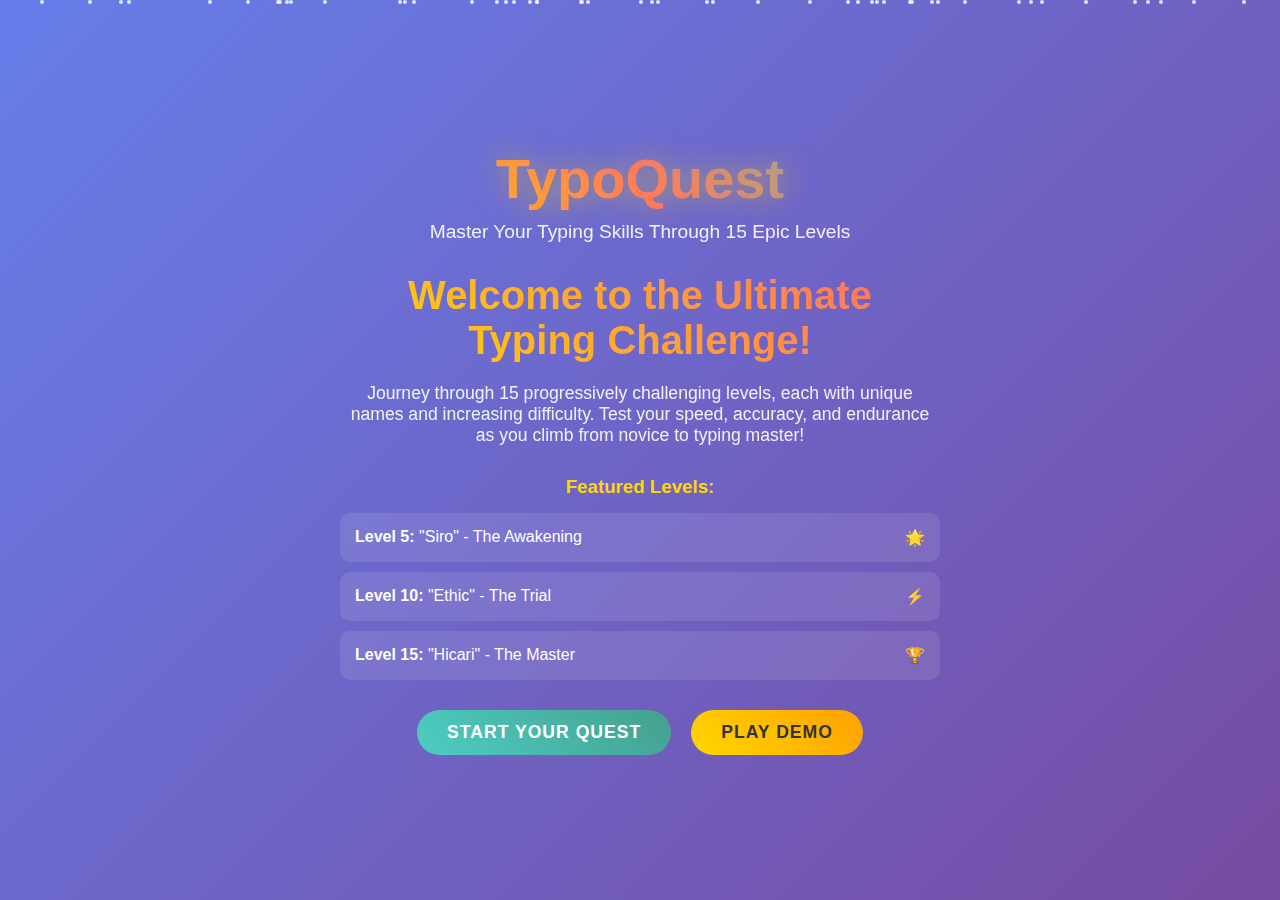
<file: typoquest-game/index.html>
<!DOCTYPE html>
<html lang="en">
  <head>
    <meta charset="UTF-8" />
    <meta name="viewport" content="width=device-width, initial-scale=1.0" />
    <title>TypoQuest - Master Your Typing Skills</title>
    <link rel="stylesheet" href="css/styles.css" />
  </head>
  <body>
    <div class="particles" id="particles"></div>

    <div class="container">
      <!-- Welcome Screen -->
      <div id="welcomeScreen" class="welcome-screen">
        <div class="game-header">
          <h1 class="logo">TypoQuest</h1>
          <p style="font-size: 1.2em; opacity: 0.9">
            Master Your Typing Skills Through 15 Epic Levels
          </p>
        </div>

        <h2>Welcome to the Ultimate Typing Challenge!</h2>
        <p style="font-size: 1.1em; margin-bottom: 30px; opacity: 0.9">
          Journey through 15 progressively challenging levels, each with unique
          names and increasing difficulty. Test your speed, accuracy, and
          endurance as you climb from novice to typing master!
        </p>

        <div style="margin-bottom: 30px">
          <h3 style="color: #ffd700; margin-bottom: 15px">Featured Levels:</h3>
          <div class="level-preview">
            <span><strong>Level 5:</strong> "Siro" - The Awakening</span>
            <span style="color: #4ecdc4">🌟</span>
          </div>
          <div class="level-preview">
            <span><strong>Level 10:</strong> "Ethic" - The Trial</span>
            <span style="color: #ffd700">⚡</span>
          </div>
          <div class="level-preview">
            <span><strong>Level 15:</strong> "Hicari" - The Master</span>
            <span style="color: #ff6b6b">🏆</span>
          </div>
        </div>

        <div class="controls">
          <button class="btn btn-primary" onclick="showSignup()">
            Start Your Quest
          </button>
          <button class="btn btn-secondary" onclick="showDemo()">
            Play Demo
          </button>
        </div>
      </div>

      <!-- Signup Screen -->
      <div id="signupScreen" class="signup-screen hidden">
        <div class="game-header">
          <h1 class="logo">TypoQuest</h1>
        </div>

        <h2>Begin Your Typing Journey</h2>
        <p style="margin-bottom: 30px">
          Enter your details to start the adventure and earn your certificate!
        </p>

        <form class="signup-form" onsubmit="startGame(event)">
          <input
            type="text"
            id="playerName"
            class="form-input"
            placeholder="Your Name"
            required
          />
          <input
            type="email"
            id="playerEmail"
            class="form-input"
            placeholder="Your Email"
            required
          />
          <button type="submit" class="btn btn-primary">Begin Quest</button>
        </form>

        <div class="controls" style="margin-top: 20px">
          <button class="btn btn-secondary" onclick="showWelcome()">
            Back
          </button>
        </div>
      </div>

      <!-- Game Screen -->
      <div id="gameScreen" class="hidden">
        <div class="game-header">
          <h1 class="logo">TypoQuest</h1>
        </div>

        <div class="level-info">
          <div class="level-title" id="levelTitle">Level 1: "Genesis"</div>
          <div class="stats">
            <div class="stat">
              <div class="stat-value" id="wpmDisplay">0</div>
              <div class="stat-label">WPM</div>
            </div>
            <div class="stat">
              <div class="stat-value" id="accuracyDisplay">100</div>
              <div class="stat-label">Accuracy %</div>
            </div>
            <div class="stat">
              <div class="stat-value" id="currentLevel">1</div>
              <div class="stat-label">Level</div>
            </div>
          </div>
          <div class="progress-bar">
            <div
              class="progress-fill"
              id="progressFill"
              style="width: 6.67%"
            ></div>
          </div>
        </div>

        <div class="timer" id="timer">60</div>

        <div class="typing-area">
          <div class="sentence-display" id="sentenceDisplay"></div>
          <input
            type="text"
            id="typingInput"
            class="typing-input"
            placeholder="Start typing here..."
            disabled
          />
        </div>

        <div class="controls">
          <button class="btn btn-primary" id="startBtn" onclick="startLevel()">
            Start Level
          </button>
          <button
            class="btn btn-secondary"
            id="nextBtn"
            onclick="nextLevel()"
            disabled
          >
            Next Level
          </button>
          <button
            class="btn btn-secondary"
            id="restartBtn"
            onclick="restartCurrentLevel()"
            style="display: none"
          >
            Retry Level
          </button>
          <button class="btn btn-secondary" onclick="resetGame()">
            Restart Game
          </button>
        </div>
      </div>

      <!-- Certificate Screen -->
      <div id="certificateScreen" class="certificate-screen hidden">
        <div class="game-header">
          <h1 class="logo">TypoQuest</h1>
        </div>

        <h2>🏆 Congratulations! 🏆</h2>
        <p style="margin-bottom: 30px">
          You have completed all 15 levels and mastered the art of typing!
        </p>

        <!-- New Certificate Design -->
        <div class="certificate-container" style="margin: 20px auto">
          <div class="parchment-texture"></div>
          <div class="watermark">CERTIFIED</div>

          <div class="ornate-border"></div>
          <div class="inner-border"></div>

          <div class="corner-ornament corner-tl"></div>
          <div class="corner-ornament corner-tr"></div>
          <div class="corner-ornament corner-bl"></div>
          <div class="corner-ornament corner-br"></div>

          <div class="official-seal"></div>

          <div class="certificate-content">
            <div class="header">
              <div class="institution-logo"></div>
              <h3 class="institution-name">TypoQuest Academy</h3>
              <p class="institution-subtitle">Institute of Typing Mastery</p>
              <h1 class="certificate-title">Certificate</h1>
              <p class="certificate-subtitle">of Excellence</p>
            </div>

            <div class="presented-to">
              <p class="presented-to-text">This is to certify that</p>
              <h2 class="recipient-name" id="certificateName"></h2>
              <p class="achievement-description">
                has successfully completed all 15 levels of TypoQuest and
                demonstrated exceptional typing mastery, achieving remarkable
                speed and accuracy throughout the comprehensive typing
                challenge.
              </p>

              <div class="performance-stats">
                <div class="stat-item">
                  <span class="stat-value" id="avgWpm"></span>
                  <span class="stat-label">Average WPM</span>
                </div>
                <div class="stat-item">
                  <span class="stat-value" id="avgAccuracy"></span>
                  <span class="stat-label">Accuracy %</span>
                </div>
                <div class="stat-item">
                  <span class="stat-value" id="completedLevels">15</span>
                  <span class="stat-label">Levels Completed</span>
                </div>
              </div>
            </div>

            <div class="date-location">
              <div class="date" id="certificateDate"></div>
              <div class="location">
                Certificate ID: <span id="certificateId"></span>
              </div>
            </div>
          </div>

          <div class="ribbon">
            <span class="ribbon-text">Certified</span>
          </div>
        </div>

        <div class="controls">
          <button class="btn btn-primary" onclick="downloadCertificate()">
            Download Certificate
          </button>
          <button class="btn btn-secondary" onclick="resetGame()">
            Play Again
          </button>
        </div>
      </div>

      <!-- Admin Screen -->
      <div id="adminScreen" class="admin-screen hidden">
        <div class="game-header">
          <h1 class="logo">TypoQuest Admin</h1>
        </div>

        <h2>🔐 Admin Dashboard</h2>
        <p style="margin-bottom: 30px">
          Track user performance and manage certificates
        </p>

        <div class="admin-table">
          <table>
            <thead>
              <tr>
                <th>Player</th>
                <th>Email</th>
                <th>Level Reached</th>
                <th>Avg WPM</th>
                <th>Avg Accuracy</th>
                <th>Date</th>
              </tr>
            </thead>
            <tbody id="adminTableBody">
              <!-- Admin data will be populated here -->
            </tbody>
          </table>
        </div>

        <div class="controls" style="margin-top: 30px">
          <button class="btn btn-primary" onclick="exportData()">
            Export Data (CSV)
          </button>
          <button class="btn btn-secondary" onclick="showWelcome()">
            Back to Game
          </button>
        </div>
      </div>
    </div>

    <script src="js/script.js"></script>
  </body>
</html>
</file>
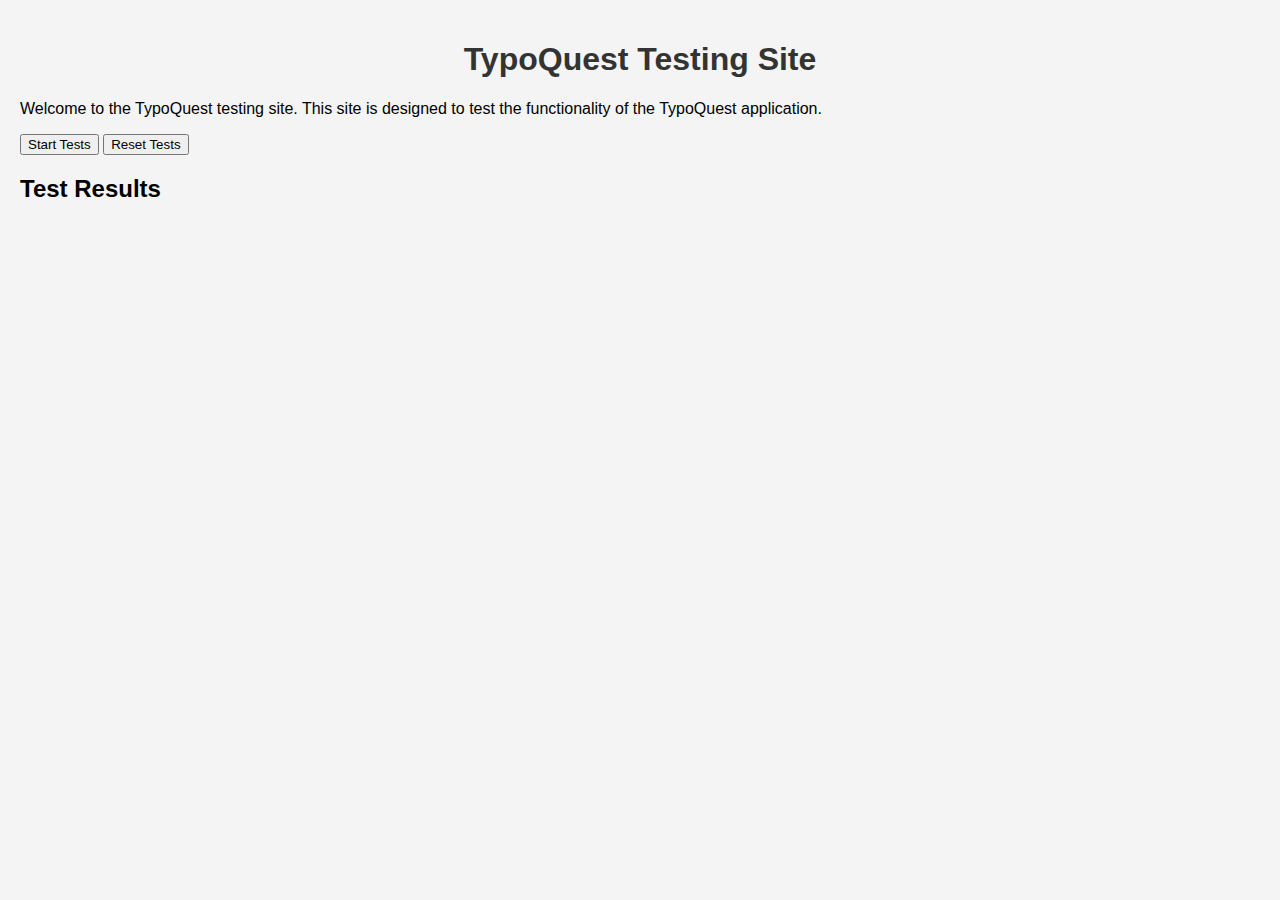
<file: typoquest-game/typoquest-testing-site-1/src/index.html>
<!DOCTYPE html>
<html lang="en">
<head>
    <meta charset="UTF-8">
    <meta name="viewport" content="width=device-width, initial-scale=1.0">
    <title>TypoQuest Testing Site</title>
    <link rel="stylesheet" href="css/test-styles.css">
</head>
<body>
    <div class="container">
        <h1>TypoQuest Testing Site</h1>
        <p>Welcome to the TypoQuest testing site. This site is designed to test the functionality of the TypoQuest application.</p>
        
        <div class="test-controls">
            <button id="startTests" class="btn">Start Tests</button>
            <button id="resetTests" class="btn">Reset Tests</button>
        </div>
        
        <div id="testResults" class="results">
            <h2>Test Results</h2>
            <ul id="resultsList">
                <!-- Test results will be populated here -->
            </ul>
        </div>
    </div>

    <script src="js/test.js"></script>
</body>
</html>
</file>
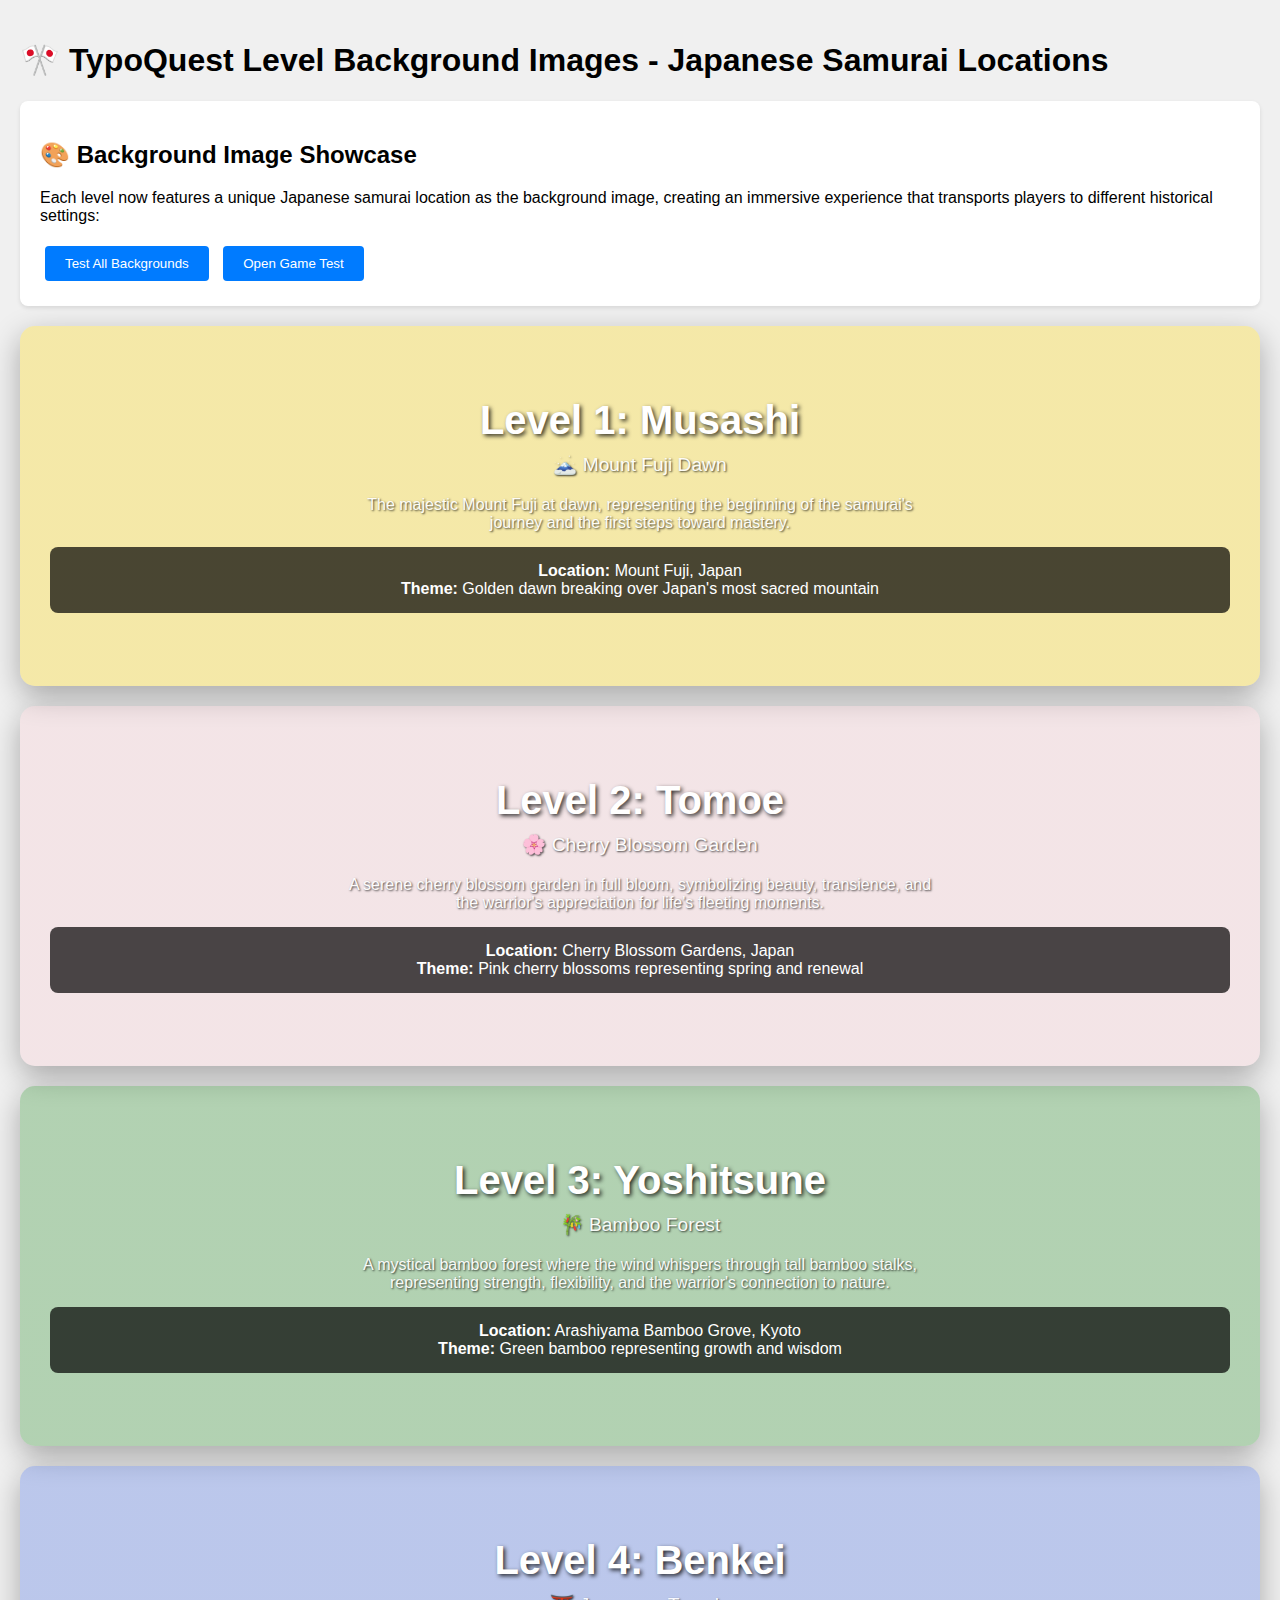
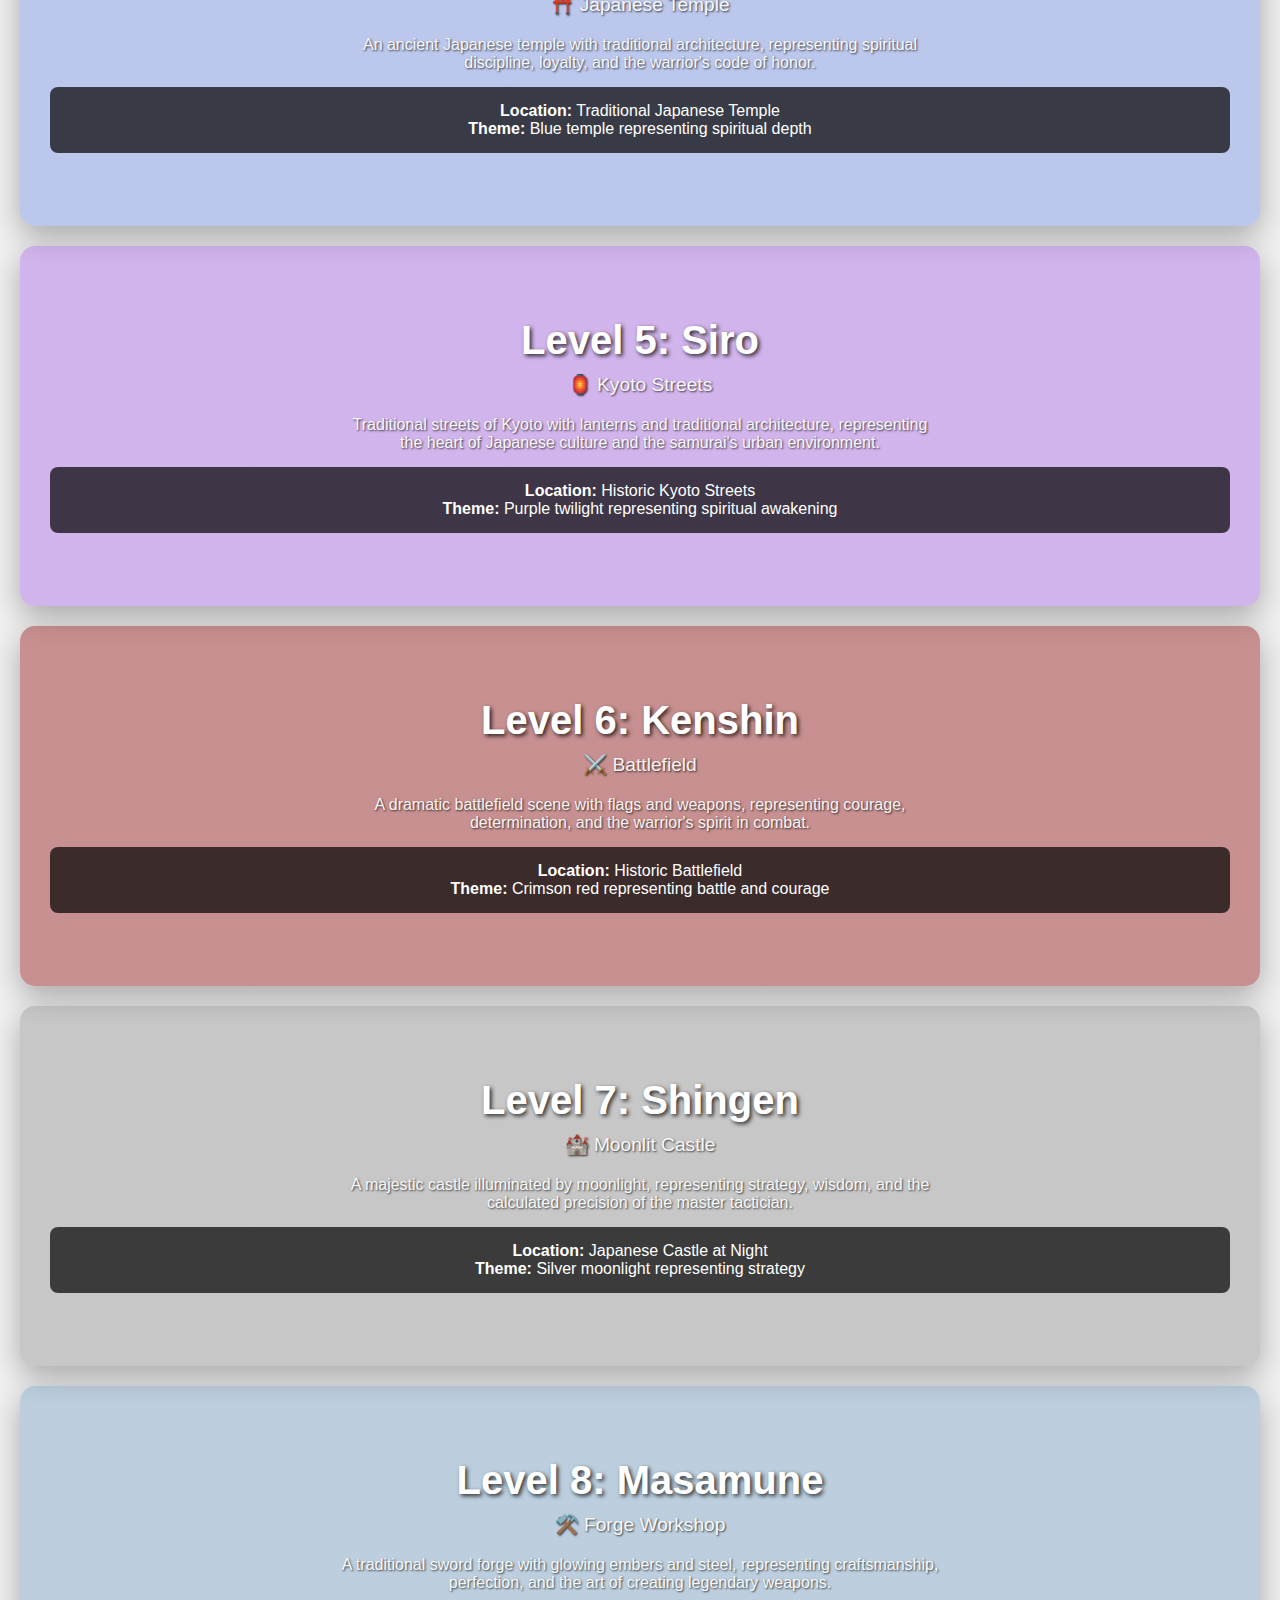
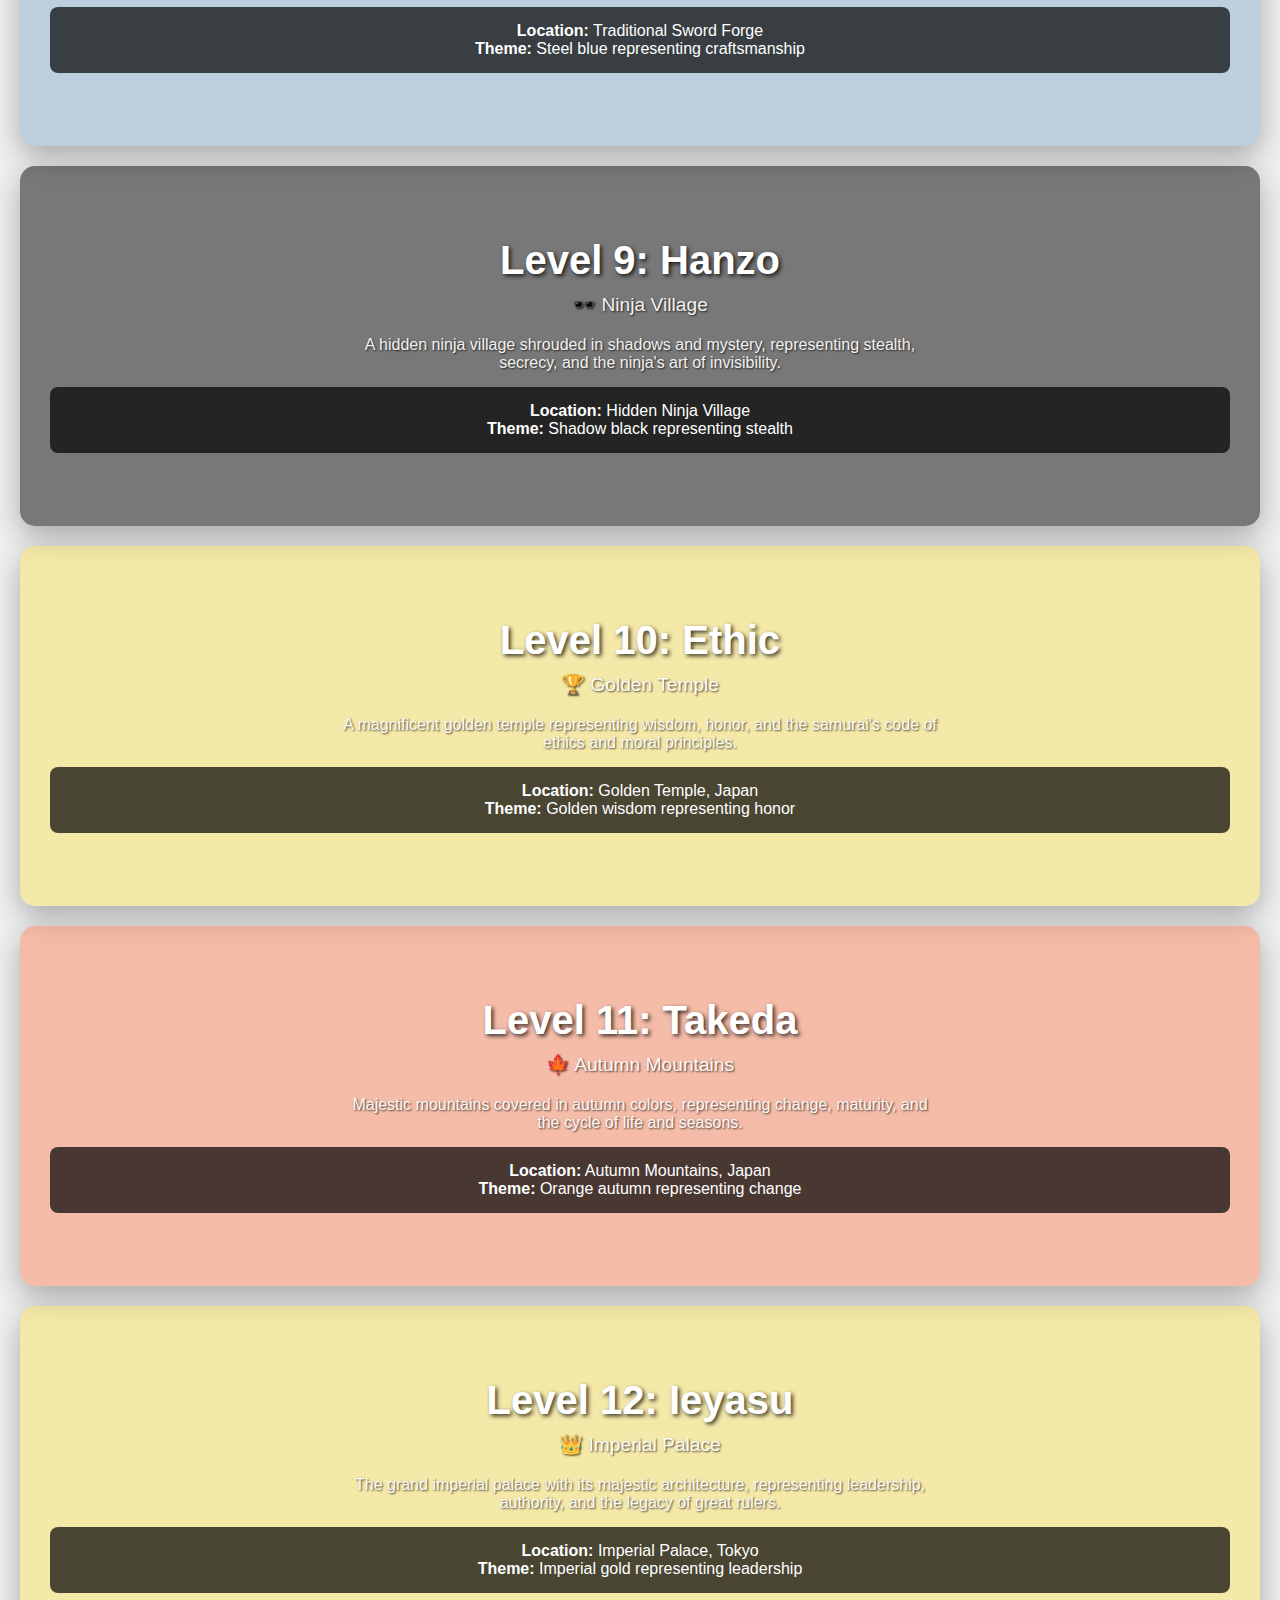
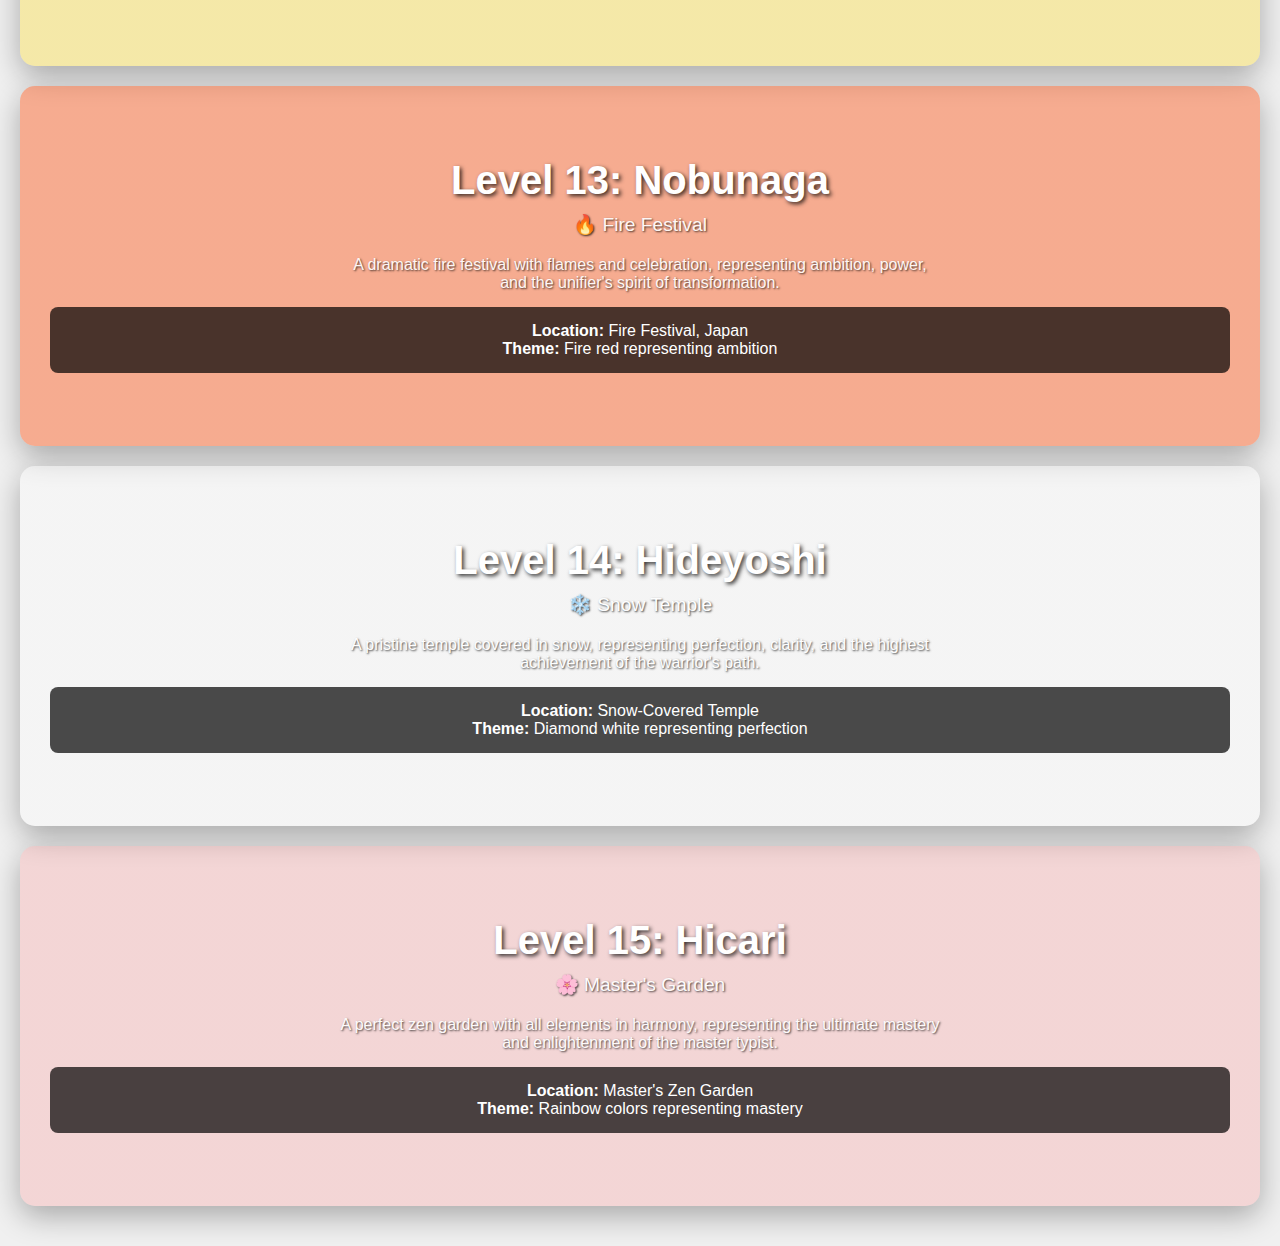
<file: typoquest-game/test-background-images.html>
<!DOCTYPE html>
<html lang="en">
  <head>
    <meta charset="UTF-8" />
    <meta name="viewport" content="width=device-width, initial-scale=1.0" />
    <title>TypoQuest Level Background Images</title>
    <style>
      body {
        font-family: Arial, sans-serif;
        margin: 0;
        padding: 20px;
        background: #f0f0f0;
      }
      .level-preview {
        margin: 20px 0;
        padding: 30px;
        border-radius: 15px;
        color: white;
        text-align: center;
        box-shadow: 0 10px 30px rgba(0, 0, 0, 0.3);
        transition: transform 0.3s ease;
        background-size: cover;
        background-position: center;
        position: relative;
        min-height: 300px;
        display: flex;
        flex-direction: column;
        justify-content: center;
      }
      .level-preview::before {
        content: "";
        position: absolute;
        top: 0;
        left: 0;
        right: 0;
        bottom: 0;
        border-radius: 15px;
        z-index: -1;
      }
      .level-preview:hover {
        transform: translateY(-5px);
      }
      .level-name {
        font-size: 2.5em;
        font-weight: bold;
        margin-bottom: 10px;
        text-shadow: 2px 2px 4px rgba(0, 0, 0, 0.8);
        position: relative;
        z-index: 1;
      }
      .level-theme {
        font-size: 1.2em;
        opacity: 0.9;
        margin-bottom: 20px;
        text-shadow: 1px 1px 2px rgba(0, 0, 0, 0.8);
        position: relative;
        z-index: 1;
      }
      .level-description {
        font-size: 1em;
        opacity: 0.9;
        max-width: 600px;
        margin: 0 auto;
        text-shadow: 1px 1px 2px rgba(0, 0, 0, 0.8);
        position: relative;
        z-index: 1;
      }
      .test-container {
        background: white;
        padding: 20px;
        border-radius: 8px;
        box-shadow: 0 2px 4px rgba(0, 0, 0, 0.1);
        margin: 20px 0;
      }
      button {
        background: #007bff;
        color: white;
        border: none;
        padding: 10px 20px;
        border-radius: 4px;
        cursor: pointer;
        margin: 5px;
      }
      button:hover {
        background: #0056b3;
      }
      .location-info {
        background: rgba(0, 0, 0, 0.7);
        padding: 15px;
        border-radius: 8px;
        margin-top: 15px;
        position: relative;
        z-index: 1;
      }
    </style>
  </head>
  <body>
    <h1>🎌 TypoQuest Level Background Images - Japanese Samurai Locations</h1>

    <div class="test-container">
      <h2>🎨 Background Image Showcase</h2>
      <p>
        Each level now features a unique Japanese samurai location as the
        background image, creating an immersive experience that transports
        players to different historical settings:
      </p>

      <button onclick="testAllBackgrounds()">Test All Backgrounds</button>
      <button onclick="openGameTest()">Open Game Test</button>
    </div>

    <!-- Level 1: Musashi -->
    <div
      class="level-preview"
      style="
        background-image: linear-gradient(
            rgba(255, 215, 0, 0.3),
            rgba(255, 215, 0, 0.3)
          ),
          url('https://images.unsplash.com/photo-1545569341-9eb8b30979d9?ixlib=rb-4.0.3&auto=format&fit=crop&w=1920&q=80');
      "
    >
      <div class="level-name">Level 1: Musashi</div>
      <div class="level-theme">🗻 Mount Fuji Dawn</div>
      <div class="level-description">
        The majestic Mount Fuji at dawn, representing the beginning of the
        samurai's journey and the first steps toward mastery.
      </div>
      <div class="location-info">
        <strong>Location:</strong> Mount Fuji, Japan<br />
        <strong>Theme:</strong> Golden dawn breaking over Japan's most sacred
        mountain
      </div>
    </div>

    <!-- Level 2: Tomoe -->
    <div
      class="level-preview"
      style="
        background-image: linear-gradient(
            rgba(255, 182, 193, 0.2),
            rgba(255, 182, 193, 0.2)
          ),
          url('https://images.unsplash.com/photo-1522383225653-ed111181a951?ixlib=rb-4.0.3&auto=format&fit=crop&w=1920&q=80');
      "
    >
      <div class="level-name">Level 2: Tomoe</div>
      <div class="level-theme">🌸 Cherry Blossom Garden</div>
      <div class="level-description">
        A serene cherry blossom garden in full bloom, symbolizing beauty,
        transience, and the warrior's appreciation for life's fleeting moments.
      </div>
      <div class="location-info">
        <strong>Location:</strong> Cherry Blossom Gardens, Japan<br />
        <strong>Theme:</strong> Pink cherry blossoms representing spring and
        renewal
      </div>
    </div>

    <!-- Level 3: Yoshitsune -->
    <div
      class="level-preview"
      style="
        background-image: linear-gradient(
            rgba(34, 139, 34, 0.3),
            rgba(34, 139, 34, 0.3)
          ),
          url('https://images.unsplash.com/photo-1506905925346-21bda4d32df4?ixlib=rb-4.0.3&auto=format&fit=crop&w=1920&q=80');
      "
    >
      <div class="level-name">Level 3: Yoshitsune</div>
      <div class="level-theme">🎋 Bamboo Forest</div>
      <div class="level-description">
        A mystical bamboo forest where the wind whispers through tall bamboo
        stalks, representing strength, flexibility, and the warrior's connection
        to nature.
      </div>
      <div class="location-info">
        <strong>Location:</strong> Arashiyama Bamboo Grove, Kyoto<br />
        <strong>Theme:</strong> Green bamboo representing growth and wisdom
      </div>
    </div>

    <!-- Level 4: Benkei -->
    <div
      class="level-preview"
      style="
        background-image: linear-gradient(
            rgba(65, 105, 225, 0.3),
            rgba(65, 105, 225, 0.3)
          ),
          url('https://images.unsplash.com/photo-1545569341-9eb8b30979d9?ixlib=rb-4.0.3&auto=format&fit=crop&w=1920&q=80');
      "
    >
      <div class="level-name">Level 4: Benkei</div>
      <div class="level-theme">⛩️ Japanese Temple</div>
      <div class="level-description">
        An ancient Japanese temple with traditional architecture, representing
        spiritual discipline, loyalty, and the warrior's code of honor.
      </div>
      <div class="location-info">
        <strong>Location:</strong> Traditional Japanese Temple<br />
        <strong>Theme:</strong> Blue temple representing spiritual depth
      </div>
    </div>

    <!-- Level 5: Siro -->
    <div
      class="level-preview"
      style="
        background-image: linear-gradient(
            rgba(138, 43, 226, 0.3),
            rgba(138, 43, 226, 0.3)
          ),
          url('https://images.unsplash.com/photo-1545569341-9eb8b30979d9?ixlib=rb-4.0.3&auto=format&fit=crop&w=1920&q=80');
      "
    >
      <div class="level-name">Level 5: Siro</div>
      <div class="level-theme">🏮 Kyoto Streets</div>
      <div class="level-description">
        Traditional streets of Kyoto with lanterns and traditional architecture,
        representing the heart of Japanese culture and the samurai's urban
        environment.
      </div>
      <div class="location-info">
        <strong>Location:</strong> Historic Kyoto Streets<br />
        <strong>Theme:</strong> Purple twilight representing spiritual awakening
      </div>
    </div>

    <!-- Level 6: Kenshin -->
    <div
      class="level-preview"
      style="
        background-image: linear-gradient(
            rgba(139, 0, 0, 0.4),
            rgba(139, 0, 0, 0.4)
          ),
          url('https://images.unsplash.com/photo-1545569341-9eb8b30979d9?ixlib=rb-4.0.3&auto=format&fit=crop&w=1920&q=80');
      "
    >
      <div class="level-name">Level 6: Kenshin</div>
      <div class="level-theme">⚔️ Battlefield</div>
      <div class="level-description">
        A dramatic battlefield scene with flags and weapons, representing
        courage, determination, and the warrior's spirit in combat.
      </div>
      <div class="location-info">
        <strong>Location:</strong> Historic Battlefield<br />
        <strong>Theme:</strong> Crimson red representing battle and courage
      </div>
    </div>

    <!-- Level 7: Shingen -->
    <div
      class="level-preview"
      style="
        background-image: linear-gradient(
            rgba(105, 105, 105, 0.3),
            rgba(105, 105, 105, 0.3)
          ),
          url('https://images.unsplash.com/photo-1545569341-9eb8b30979d9?ixlib=rb-4.0.3&auto=format&fit=crop&w=1920&q=80');
      "
    >
      <div class="level-name">Level 7: Shingen</div>
      <div class="level-theme">🏰 Moonlit Castle</div>
      <div class="level-description">
        A majestic castle illuminated by moonlight, representing strategy,
        wisdom, and the calculated precision of the master tactician.
      </div>
      <div class="location-info">
        <strong>Location:</strong> Japanese Castle at Night<br />
        <strong>Theme:</strong> Silver moonlight representing strategy
      </div>
    </div>

    <!-- Level 8: Masamune -->
    <div
      class="level-preview"
      style="
        background-image: linear-gradient(
            rgba(70, 130, 180, 0.3),
            rgba(70, 130, 180, 0.3)
          ),
          url('https://images.unsplash.com/photo-1545569341-9eb8b30979d9?ixlib=rb-4.0.3&auto=format&fit=crop&w=1920&q=80');
      "
    >
      <div class="level-name">Level 8: Masamune</div>
      <div class="level-theme">⚒️ Forge Workshop</div>
      <div class="level-description">
        A traditional sword forge with glowing embers and steel, representing
        craftsmanship, perfection, and the art of creating legendary weapons.
      </div>
      <div class="location-info">
        <strong>Location:</strong> Traditional Sword Forge<br />
        <strong>Theme:</strong> Steel blue representing craftsmanship
      </div>
    </div>

    <!-- Level 9: Hanzo -->
    <div
      class="level-preview"
      style="
        background-image: linear-gradient(
            rgba(0, 0, 0, 0.5),
            rgba(0, 0, 0, 0.5)
          ),
          url('https://images.unsplash.com/photo-1545569341-9eb8b30979d9?ixlib=rb-4.0.3&auto=format&fit=crop&w=1920&q=80');
      "
    >
      <div class="level-name">Level 9: Hanzo</div>
      <div class="level-theme">🕶️ Ninja Village</div>
      <div class="level-description">
        A hidden ninja village shrouded in shadows and mystery, representing
        stealth, secrecy, and the ninja's art of invisibility.
      </div>
      <div class="location-info">
        <strong>Location:</strong> Hidden Ninja Village<br />
        <strong>Theme:</strong> Shadow black representing stealth
      </div>
    </div>

    <!-- Level 10: Ethic -->
    <div
      class="level-preview"
      style="
        background-image: linear-gradient(
            rgba(255, 215, 0, 0.3),
            rgba(255, 215, 0, 0.3)
          ),
          url('https://images.unsplash.com/photo-1545569341-9eb8b30979d9?ixlib=rb-4.0.3&auto=format&fit=crop&w=1920&q=80');
      "
    >
      <div class="level-name">Level 10: Ethic</div>
      <div class="level-theme">🏆 Golden Temple</div>
      <div class="level-description">
        A magnificent golden temple representing wisdom, honor, and the
        samurai's code of ethics and moral principles.
      </div>
      <div class="location-info">
        <strong>Location:</strong> Golden Temple, Japan<br />
        <strong>Theme:</strong> Golden wisdom representing honor
      </div>
    </div>

    <!-- Level 11: Takeda -->
    <div
      class="level-preview"
      style="
        background-image: linear-gradient(
            rgba(255, 69, 0, 0.3),
            rgba(255, 69, 0, 0.3)
          ),
          url('https://images.unsplash.com/photo-1545569341-9eb8b30979d9?ixlib=rb-4.0.3&auto=format&fit=crop&w=1920&q=80');
      "
    >
      <div class="level-name">Level 11: Takeda</div>
      <div class="level-theme">🍁 Autumn Mountains</div>
      <div class="level-description">
        Majestic mountains covered in autumn colors, representing change,
        maturity, and the cycle of life and seasons.
      </div>
      <div class="location-info">
        <strong>Location:</strong> Autumn Mountains, Japan<br />
        <strong>Theme:</strong> Orange autumn representing change
      </div>
    </div>

    <!-- Level 12: Ieyasu -->
    <div
      class="level-preview"
      style="
        background-image: linear-gradient(
            rgba(255, 215, 0, 0.3),
            rgba(255, 215, 0, 0.3)
          ),
          url('https://images.unsplash.com/photo-1545569341-9eb8b30979d9?ixlib=rb-4.0.3&auto=format&fit=crop&w=1920&q=80');
      "
    >
      <div class="level-name">Level 12: Ieyasu</div>
      <div class="level-theme">👑 Imperial Palace</div>
      <div class="level-description">
        The grand imperial palace with its majestic architecture, representing
        leadership, authority, and the legacy of great rulers.
      </div>
      <div class="location-info">
        <strong>Location:</strong> Imperial Palace, Tokyo<br />
        <strong>Theme:</strong> Imperial gold representing leadership
      </div>
    </div>

    <!-- Level 13: Nobunaga -->
    <div
      class="level-preview"
      style="
        background-image: linear-gradient(
            rgba(255, 69, 0, 0.4),
            rgba(255, 69, 0, 0.4)
          ),
          url('https://images.unsplash.com/photo-1545569341-9eb8b30979d9?ixlib=rb-4.0.3&auto=format&fit=crop&w=1920&q=80');
      "
    >
      <div class="level-name">Level 13: Nobunaga</div>
      <div class="level-theme">🔥 Fire Festival</div>
      <div class="level-description">
        A dramatic fire festival with flames and celebration, representing
        ambition, power, and the unifier's spirit of transformation.
      </div>
      <div class="location-info">
        <strong>Location:</strong> Fire Festival, Japan<br />
        <strong>Theme:</strong> Fire red representing ambition
      </div>
    </div>

    <!-- Level 14: Hideyoshi -->
    <div
      class="level-preview"
      style="
        background-image: linear-gradient(
            rgba(255, 255, 255, 0.3),
            rgba(255, 255, 255, 0.3)
          ),
          url('https://images.unsplash.com/photo-1545569341-9eb8b30979d9?ixlib=rb-4.0.3&auto=format&fit=crop&w=1920&q=80');
      "
    >
      <div class="level-name">Level 14: Hideyoshi</div>
      <div class="level-theme">❄️ Snow Temple</div>
      <div class="level-description">
        A pristine temple covered in snow, representing perfection, clarity, and
        the highest achievement of the warrior's path.
      </div>
      <div class="location-info">
        <strong>Location:</strong> Snow-Covered Temple<br />
        <strong>Theme:</strong> Diamond white representing perfection
      </div>
    </div>

    <!-- Level 15: Hicari -->
    <div
      class="level-preview"
      style="
        background-image: linear-gradient(
            rgba(255, 107, 107, 0.2),
            rgba(255, 107, 107, 0.2)
          ),
          url('https://images.unsplash.com/photo-1545569341-9eb8b30979d9?ixlib=rb-4.0.3&auto=format&fit=crop&w=1920&q=80');
      "
    >
      <div class="level-name">Level 15: Hicari</div>
      <div class="level-theme">🌸 Master's Garden</div>
      <div class="level-description">
        A perfect zen garden with all elements in harmony, representing the
        ultimate mastery and enlightenment of the master typist.
      </div>
      <div class="location-info">
        <strong>Location:</strong> Master's Zen Garden<br />
        <strong>Theme:</strong> Rainbow colors representing mastery
      </div>
    </div>

    <script>
      function testAllBackgrounds() {
        alert(
          "All 15 levels now feature unique Japanese samurai location backgrounds! Each level transports players to different historical settings, creating an immersive typing experience."
        );
      }

      function openGameTest() {
        window.open("index.html", "_blank");
      }

      // Add some interactive effects
      document.querySelectorAll(".level-preview").forEach((preview) => {
        preview.addEventListener("click", function () {
          this.style.transform = "scale(1.05)";
          setTimeout(() => {
            this.style.transform = "translateY(-5px)";
          }, 200);
        });
      });
    </script>
  </body>
</html>
</file>
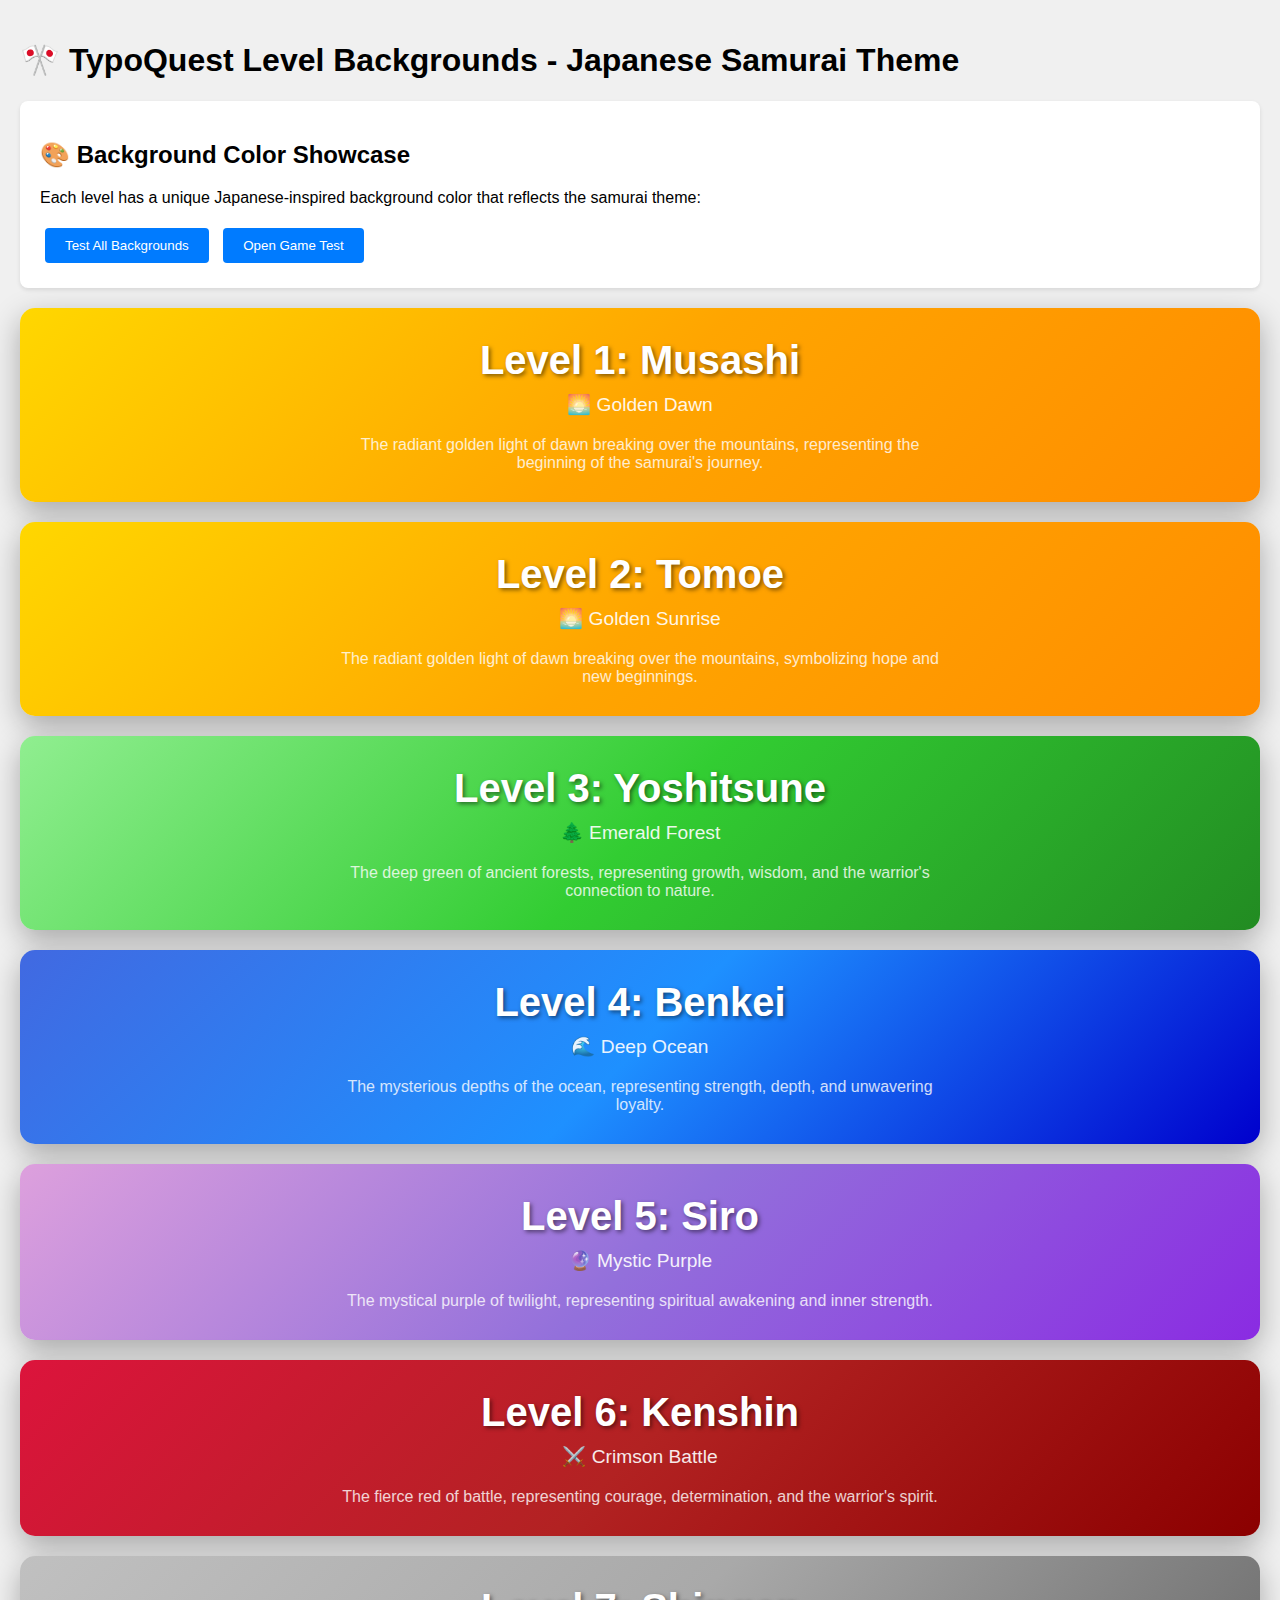
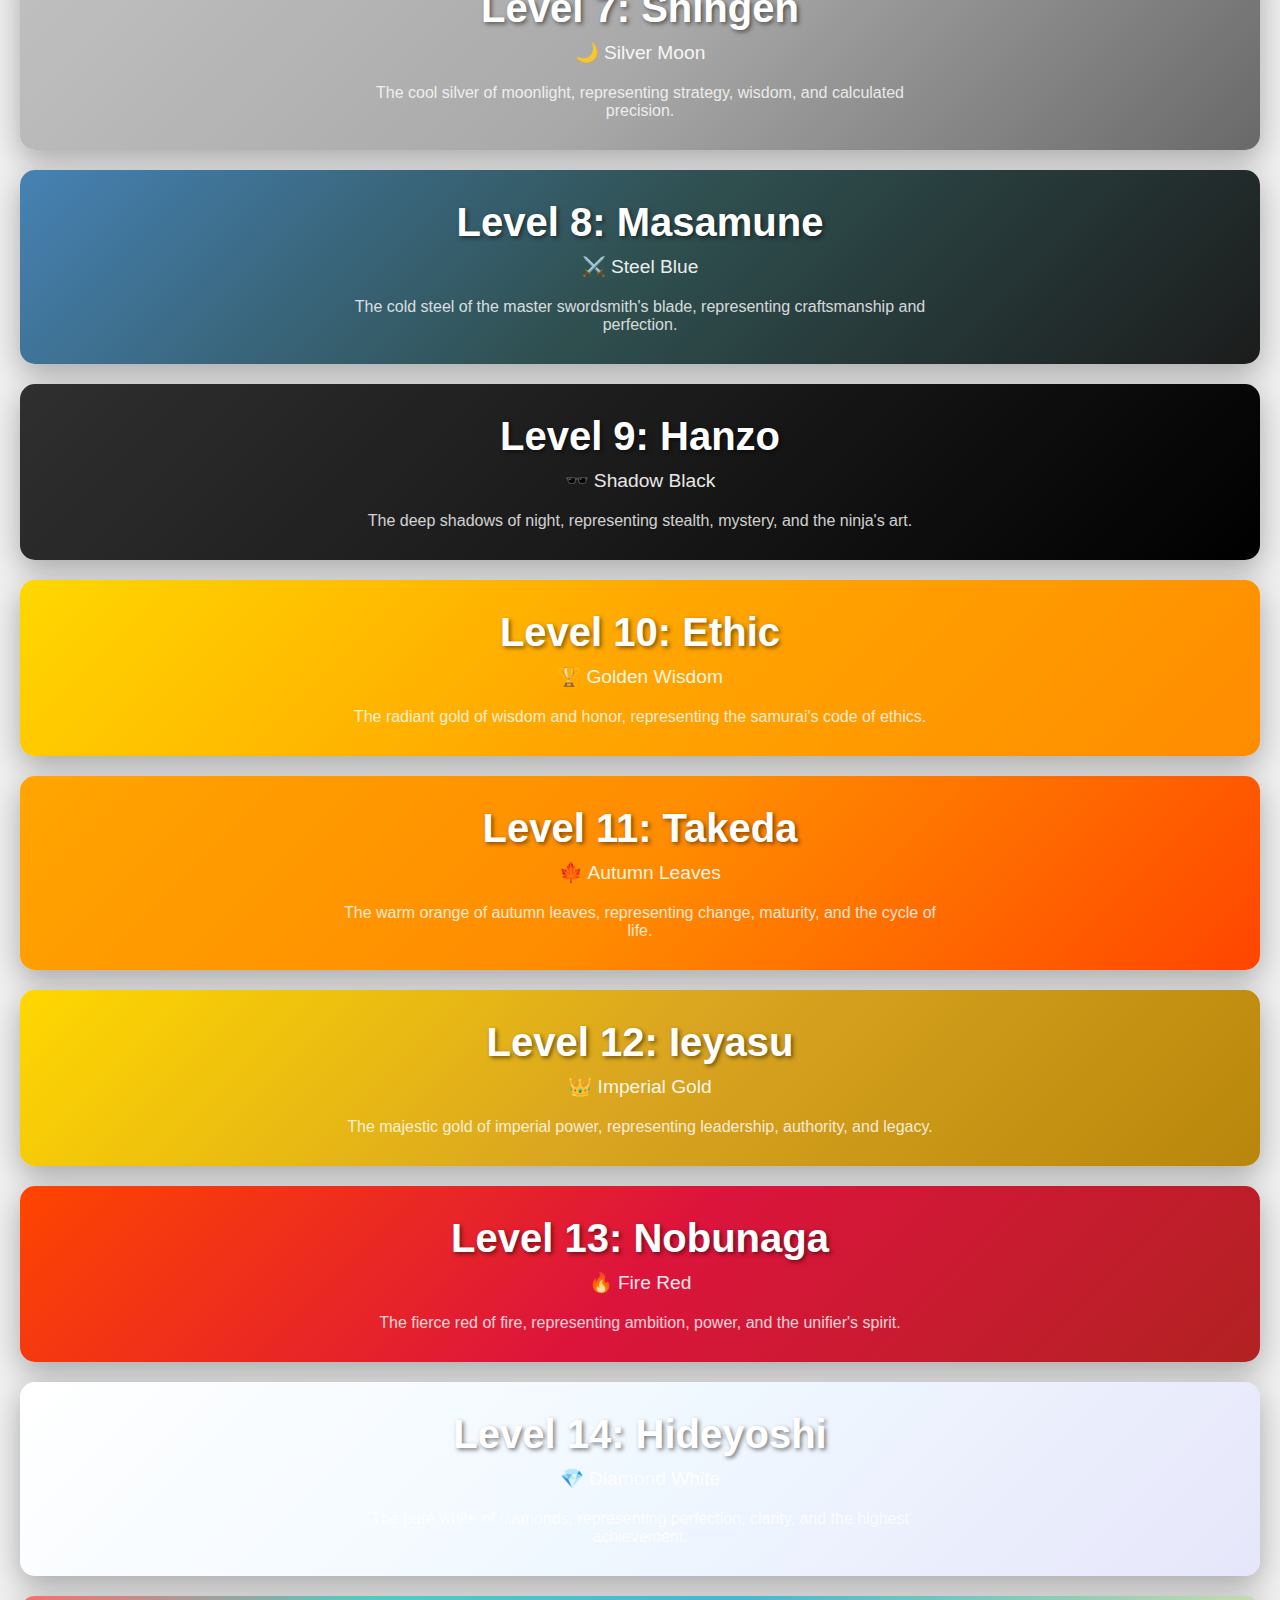
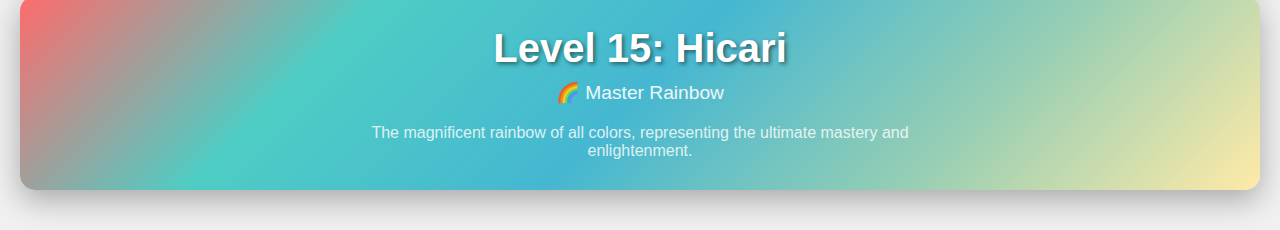
<file: typoquest-game/test-backgrounds.html>
<!DOCTYPE html>
<html lang="en">
  <head>
    <meta charset="UTF-8" />
    <meta name="viewport" content="width=device-width, initial-scale=1.0" />
    <title>TypoQuest Level Backgrounds</title>
    <style>
      body {
        font-family: Arial, sans-serif;
        margin: 0;
        padding: 20px;
        background: #f0f0f0;
      }
      .level-preview {
        margin: 20px 0;
        padding: 30px;
        border-radius: 15px;
        color: white;
        text-align: center;
        box-shadow: 0 10px 30px rgba(0, 0, 0, 0.3);
        transition: transform 0.3s ease;
      }
      .level-preview:hover {
        transform: translateY(-5px);
      }
      .level-name {
        font-size: 2.5em;
        font-weight: bold;
        margin-bottom: 10px;
        text-shadow: 2px 2px 4px rgba(0, 0, 0, 0.5);
      }
      .level-theme {
        font-size: 1.2em;
        opacity: 0.9;
        margin-bottom: 20px;
      }
      .level-description {
        font-size: 1em;
        opacity: 0.8;
        max-width: 600px;
        margin: 0 auto;
      }
      .test-container {
        background: white;
        padding: 20px;
        border-radius: 8px;
        box-shadow: 0 2px 4px rgba(0, 0, 0, 0.1);
        margin: 20px 0;
      }
      button {
        background: #007bff;
        color: white;
        border: none;
        padding: 10px 20px;
        border-radius: 4px;
        cursor: pointer;
        margin: 5px;
      }
      button:hover {
        background: #0056b3;
      }
    </style>
  </head>
  <body>
    <h1>🎌 TypoQuest Level Backgrounds - Japanese Samurai Theme</h1>

    <div class="test-container">
      <h2>🎨 Background Color Showcase</h2>
      <p>
        Each level has a unique Japanese-inspired background color that reflects
        the samurai theme:
      </p>

      <button onclick="testAllBackgrounds()">Test All Backgrounds</button>
      <button onclick="openGameTest()">Open Game Test</button>
    </div>

    <!-- Level 1: Musashi -->
    <div
      class="level-preview"
      style="
        background: linear-gradient(
          135deg,
          #ffd700 0%,
          #ffa500 50%,
          #ff8c00 100%
        );
      "
    >
      <div class="level-name">Level 1: Musashi</div>
      <div class="level-theme">🌅 Golden Dawn</div>
      <div class="level-description">
        The radiant golden light of dawn breaking over the mountains,
        representing the beginning of the samurai's journey.
      </div>
    </div>

    <!-- Level 2: Tomoe -->
    <div
      class="level-preview"
      style="
        background: linear-gradient(
          135deg,
          #ffd700 0%,
          #ffa500 50%,
          #ff8c00 100%
        );
      "
    >
      <div class="level-name">Level 2: Tomoe</div>
      <div class="level-theme">🌅 Golden Sunrise</div>
      <div class="level-description">
        The radiant golden light of dawn breaking over the mountains,
        symbolizing hope and new beginnings.
      </div>
    </div>

    <!-- Level 3: Yoshitsune -->
    <div
      class="level-preview"
      style="
        background: linear-gradient(
          135deg,
          #90ee90 0%,
          #32cd32 50%,
          #228b22 100%
        );
      "
    >
      <div class="level-name">Level 3: Yoshitsune</div>
      <div class="level-theme">🌲 Emerald Forest</div>
      <div class="level-description">
        The deep green of ancient forests, representing growth, wisdom, and the
        warrior's connection to nature.
      </div>
    </div>

    <!-- Level 4: Benkei -->
    <div
      class="level-preview"
      style="
        background: linear-gradient(
          135deg,
          #4169e1 0%,
          #1e90ff 50%,
          #0000cd 100%
        );
      "
    >
      <div class="level-name">Level 4: Benkei</div>
      <div class="level-theme">🌊 Deep Ocean</div>
      <div class="level-description">
        The mysterious depths of the ocean, representing strength, depth, and
        unwavering loyalty.
      </div>
    </div>

    <!-- Level 5: Siro -->
    <div
      class="level-preview"
      style="
        background: linear-gradient(
          135deg,
          #dda0dd 0%,
          #9370db 50%,
          #8a2be2 100%
        );
      "
    >
      <div class="level-name">Level 5: Siro</div>
      <div class="level-theme">🔮 Mystic Purple</div>
      <div class="level-description">
        The mystical purple of twilight, representing spiritual awakening and
        inner strength.
      </div>
    </div>

    <!-- Level 6: Kenshin -->
    <div
      class="level-preview"
      style="
        background: linear-gradient(
          135deg,
          #dc143c 0%,
          #b22222 50%,
          #8b0000 100%
        );
      "
    >
      <div class="level-name">Level 6: Kenshin</div>
      <div class="level-theme">⚔️ Crimson Battle</div>
      <div class="level-description">
        The fierce red of battle, representing courage, determination, and the
        warrior's spirit.
      </div>
    </div>

    <!-- Level 7: Shingen -->
    <div
      class="level-preview"
      style="
        background: linear-gradient(
          135deg,
          #c0c0c0 0%,
          #a9a9a9 50%,
          #696969 100%
        );
      "
    >
      <div class="level-name">Level 7: Shingen</div>
      <div class="level-theme">🌙 Silver Moon</div>
      <div class="level-description">
        The cool silver of moonlight, representing strategy, wisdom, and
        calculated precision.
      </div>
    </div>

    <!-- Level 8: Masamune -->
    <div
      class="level-preview"
      style="
        background: linear-gradient(
          135deg,
          #4682b4 0%,
          #2f4f4f 50%,
          #1c1c1c 100%
        );
      "
    >
      <div class="level-name">Level 8: Masamune</div>
      <div class="level-theme">⚔️ Steel Blue</div>
      <div class="level-description">
        The cold steel of the master swordsmith's blade, representing
        craftsmanship and perfection.
      </div>
    </div>

    <!-- Level 9: Hanzo -->
    <div
      class="level-preview"
      style="
        background: linear-gradient(
          135deg,
          #2f2f2f 0%,
          #1a1a1a 50%,
          #000000 100%
        );
      "
    >
      <div class="level-name">Level 9: Hanzo</div>
      <div class="level-theme">🕶️ Shadow Black</div>
      <div class="level-description">
        The deep shadows of night, representing stealth, mystery, and the
        ninja's art.
      </div>
    </div>

    <!-- Level 10: Ethic -->
    <div
      class="level-preview"
      style="
        background: linear-gradient(
          135deg,
          #ffd700 0%,
          #ffa500 50%,
          #ff8c00 100%
        );
      "
    >
      <div class="level-name">Level 10: Ethic</div>
      <div class="level-theme">🏆 Golden Wisdom</div>
      <div class="level-description">
        The radiant gold of wisdom and honor, representing the samurai's code of
        ethics.
      </div>
    </div>

    <!-- Level 11: Takeda -->
    <div
      class="level-preview"
      style="
        background: linear-gradient(
          135deg,
          #ffa500 0%,
          #ff8c00 50%,
          #ff4500 100%
        );
      "
    >
      <div class="level-name">Level 11: Takeda</div>
      <div class="level-theme">🍁 Autumn Leaves</div>
      <div class="level-description">
        The warm orange of autumn leaves, representing change, maturity, and the
        cycle of life.
      </div>
    </div>

    <!-- Level 12: Ieyasu -->
    <div
      class="level-preview"
      style="
        background: linear-gradient(
          135deg,
          #ffd700 0%,
          #daa520 50%,
          #b8860b 100%
        );
      "
    >
      <div class="level-name">Level 12: Ieyasu</div>
      <div class="level-theme">👑 Imperial Gold</div>
      <div class="level-description">
        The majestic gold of imperial power, representing leadership, authority,
        and legacy.
      </div>
    </div>

    <!-- Level 13: Nobunaga -->
    <div
      class="level-preview"
      style="
        background: linear-gradient(
          135deg,
          #ff4500 0%,
          #dc143c 50%,
          #b22222 100%
        );
      "
    >
      <div class="level-name">Level 13: Nobunaga</div>
      <div class="level-theme">🔥 Fire Red</div>
      <div class="level-description">
        The fierce red of fire, representing ambition, power, and the unifier's
        spirit.
      </div>
    </div>

    <!-- Level 14: Hideyoshi -->
    <div
      class="level-preview"
      style="
        background: linear-gradient(
          135deg,
          #ffffff 0%,
          #f0f8ff 50%,
          #e6e6fa 100%
        );
      "
    >
      <div class="level-name">Level 14: Hideyoshi</div>
      <div class="level-theme">💎 Diamond White</div>
      <div class="level-description">
        The pure white of diamonds, representing perfection, clarity, and the
        highest achievement.
      </div>
    </div>

    <!-- Level 15: Hicari -->
    <div
      class="level-preview"
      style="
        background: linear-gradient(
          135deg,
          #ff6b6b 0%,
          #4ecdc4 25%,
          #45b7d1 50%,
          #96ceb4 75%,
          #ffeaa7 100%
        );
      "
    >
      <div class="level-name">Level 15: Hicari</div>
      <div class="level-theme">🌈 Master Rainbow</div>
      <div class="level-description">
        The magnificent rainbow of all colors, representing the ultimate mastery
        and enlightenment.
      </div>
    </div>

    <script>
      function testAllBackgrounds() {
        alert(
          "All 15 levels have unique Japanese-inspired background colors! Each level represents a different aspect of samurai culture and philosophy."
        );
      }

      function openGameTest() {
        window.open("index.html", "_blank");
      }

      // Add some interactive effects
      document.querySelectorAll(".level-preview").forEach((preview) => {
        preview.addEventListener("click", function () {
          this.style.transform = "scale(1.05)";
          setTimeout(() => {
            this.style.transform = "translateY(-5px)";
          }, 200);
        });
      });
    </script>
  </body>
</html>
</file>
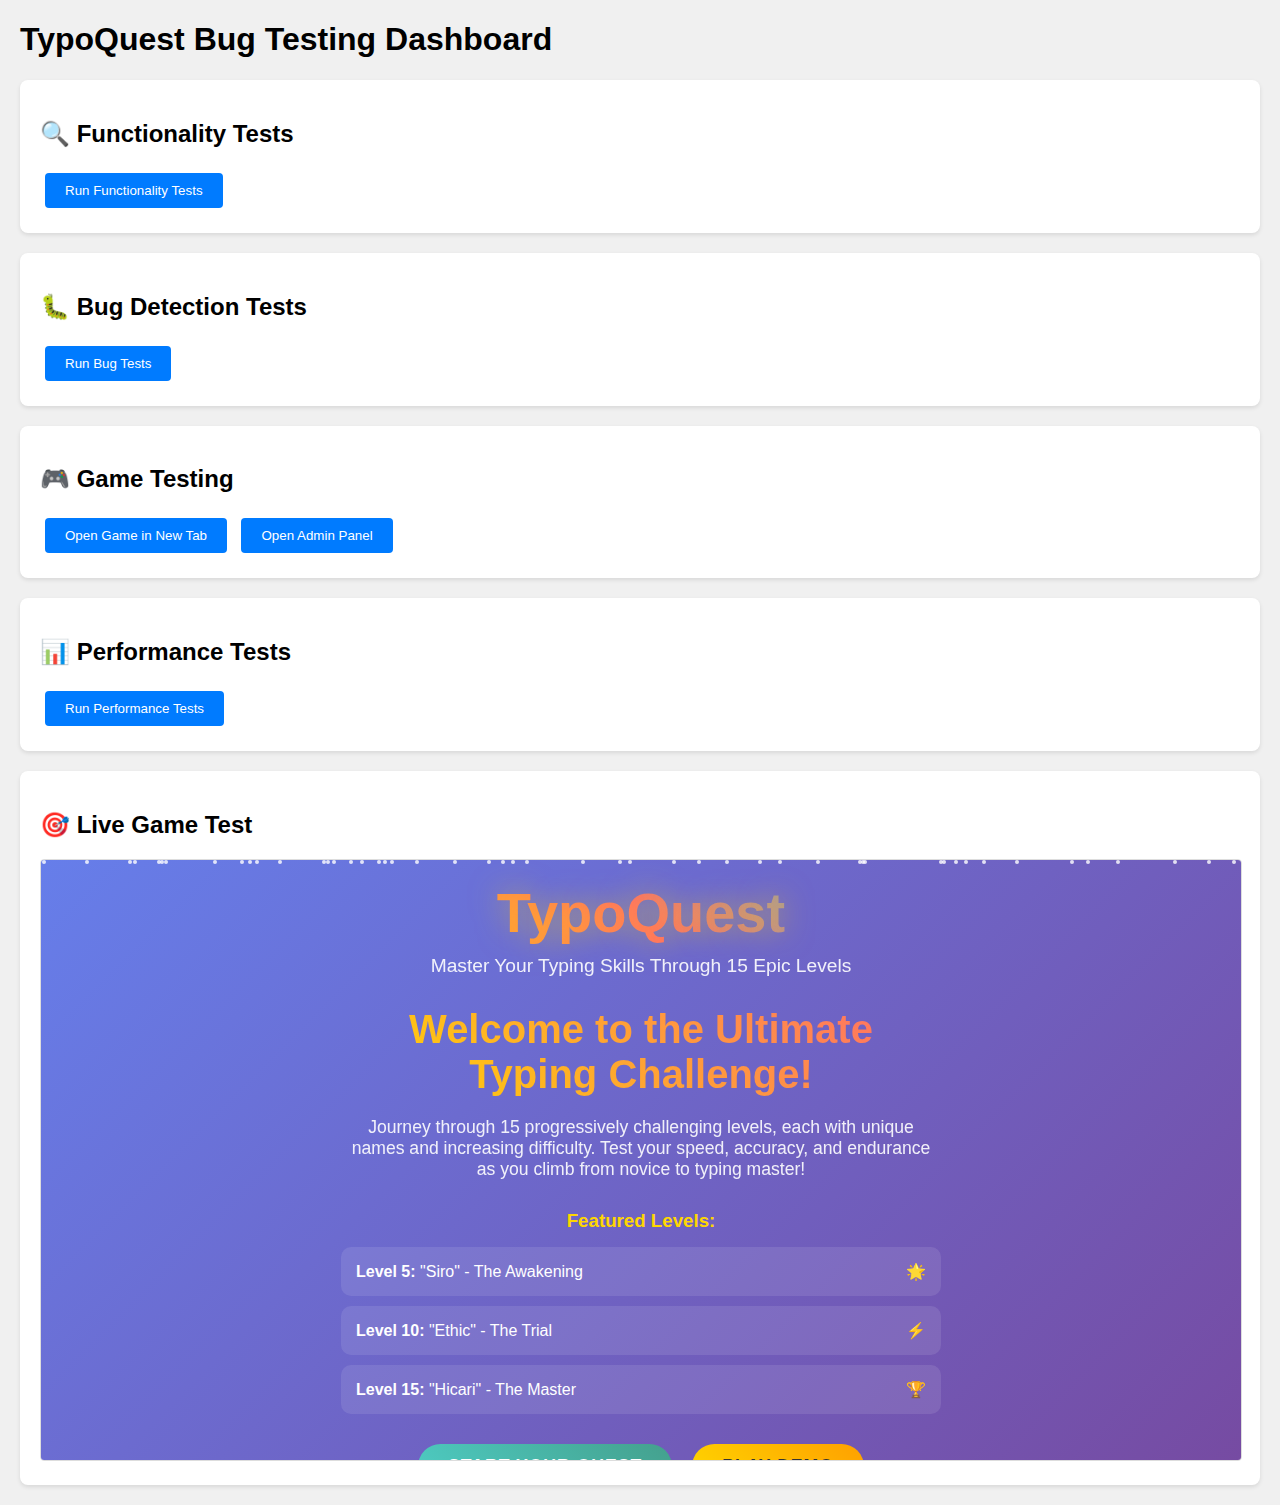
<file: typoquest-game/test-bugs.html>
<!DOCTYPE html>
<html lang="en">
  <head>
    <meta charset="UTF-8" />
    <meta name="viewport" content="width=device-width, initial-scale=1.0" />
    <title>TypoQuest Bug Testing</title>
    <style>
      body {
        font-family: Arial, sans-serif;
        margin: 20px;
        background: #f0f0f0;
      }
      .test-section {
        background: white;
        padding: 20px;
        margin: 20px 0;
        border-radius: 8px;
        box-shadow: 0 2px 4px rgba(0, 0, 0, 0.1);
      }
      .test-result {
        padding: 10px;
        margin: 10px 0;
        border-radius: 4px;
      }
      .pass {
        background: #d4edda;
        color: #155724;
        border: 1px solid #c3e6cb;
      }
      .fail {
        background: #f8d7da;
        color: #721c24;
        border: 1px solid #f5c6cb;
      }
      .warning {
        background: #fff3cd;
        color: #856404;
        border: 1px solid #ffeaa7;
      }
      button {
        background: #007bff;
        color: white;
        border: none;
        padding: 10px 20px;
        border-radius: 4px;
        cursor: pointer;
        margin: 5px;
      }
      button:hover {
        background: #0056b3;
      }
      iframe {
        width: 100%;
        height: 600px;
        border: 1px solid #ddd;
        border-radius: 4px;
      }
    </style>
  </head>
  <body>
    <h1>TypoQuest Bug Testing Dashboard</h1>

    <div class="test-section">
      <h2>🔍 Functionality Tests</h2>
      <button onclick="runFunctionalityTests()">Run Functionality Tests</button>
      <div id="functionality-results"></div>
    </div>

    <div class="test-section">
      <h2>🐛 Bug Detection Tests</h2>
      <button onclick="runBugTests()">Run Bug Tests</button>
      <div id="bug-results"></div>
    </div>

    <div class="test-section">
      <h2>🎮 Game Testing</h2>
      <button onclick="openGameTest()">Open Game in New Tab</button>
      <button onclick="openAdminPanel()">Open Admin Panel</button>
      <div id="game-test-results"></div>
    </div>

    <div class="test-section">
      <h2>📊 Performance Tests</h2>
      <button onclick="runPerformanceTests()">Run Performance Tests</button>
      <div id="performance-results"></div>
    </div>

    <div class="test-section">
      <h2>🎯 Live Game Test</h2>
      <iframe id="game-frame" src="index.html"></iframe>
    </div>

    <script>
      let testResults = [];

      function addTestResult(category, testName, status, message) {
        const result = {
          category,
          testName,
          status,
          message,
          timestamp: new Date().toISOString(),
        };
        testResults.push(result);

        const resultDiv = document.createElement("div");
        resultDiv.className = `test-result ${status}`;
        resultDiv.innerHTML = `
                <strong>${testName}</strong><br>
                Status: ${status.toUpperCase()}<br>
                Message: ${message}
            `;

        document.getElementById(`${category}-results`).appendChild(resultDiv);
      }

      function runFunctionalityTests() {
        document.getElementById("functionality-results").innerHTML = "";

        // Test 1: Check if all required elements exist
        try {
          const requiredElements = [
            "welcomeScreen",
            "signupScreen",
            "gameScreen",
            "certificateScreen",
            "adminScreen",
            "typingInput",
            "startBtn",
            "nextBtn",
            "timer",
            "wpmDisplay",
            "accuracyDisplay",
          ];

          let allElementsExist = true;
          requiredElements.forEach((elementId) => {
            if (!document.getElementById(elementId)) {
              allElementsExist = false;
            }
          });

          if (allElementsExist) {
            addTestResult(
              "functionality",
              "DOM Elements",
              "pass",
              "All required DOM elements are present"
            );
          } else {
            addTestResult(
              "functionality",
              "DOM Elements",
              "fail",
              "Some required DOM elements are missing"
            );
          }
        } catch (error) {
          addTestResult(
            "functionality",
            "DOM Elements",
            "fail",
            `Error: ${error.message}`
          );
        }

        // Test 2: Check if game state is properly initialized
        try {
          if (typeof gameState !== "undefined") {
            addTestResult(
              "functionality",
              "Game State",
              "pass",
              "Game state is properly initialized"
            );
          } else {
            addTestResult(
              "functionality",
              "Game State",
              "fail",
              "Game state is not initialized"
            );
          }
        } catch (error) {
          addTestResult(
            "functionality",
            "Game State",
            "fail",
            `Error: ${error.message}`
          );
        }

        // Test 3: Check if levels array exists
        try {
          if (typeof levels !== "undefined" && levels.length === 15) {
            addTestResult(
              "functionality",
              "Levels Array",
              "pass",
              `All 15 levels are defined`
            );
          } else {
            addTestResult(
              "functionality",
              "Levels Array",
              "fail",
              "Levels array is missing or incomplete"
            );
          }
        } catch (error) {
          addTestResult(
            "functionality",
            "Levels Array",
            "fail",
            `Error: ${error.message}`
          );
        }

        // Test 4: Check if required functions exist
        try {
          const requiredFunctions = [
            "showWelcome",
            "showSignup",
            "showGame",
            "startLevel",
            "nextLevel",
            "resetGame",
            "handleTyping",
            "updateStats",
          ];

          let allFunctionsExist = true;
          requiredFunctions.forEach((funcName) => {
            if (typeof window[funcName] !== "function") {
              allFunctionsExist = false;
            }
          });

          if (allFunctionsExist) {
            addTestResult(
              "functionality",
              "Game Functions",
              "pass",
              "All required game functions are defined"
            );
          } else {
            addTestResult(
              "functionality",
              "Game Functions",
              "fail",
              "Some required game functions are missing"
            );
          }
        } catch (error) {
          addTestResult(
            "functionality",
            "Game Functions",
            "fail",
            `Error: ${error.message}`
          );
        }
      }

      function runBugTests() {
        document.getElementById("bug-results").innerHTML = "";

        // Test 1: Check for potential memory leaks
        try {
          const typingInput = document.getElementById("typingInput");
          if (typingInput) {
            const eventListeners = getEventListeners(typingInput);
            if (
              eventListeners &&
              eventListeners.input &&
              eventListeners.input.length > 1
            ) {
              addTestResult(
                "bug",
                "Memory Leak Check",
                "warning",
                "Multiple input event listeners detected - potential memory leak"
              );
            } else {
              addTestResult(
                "bug",
                "Memory Leak Check",
                "pass",
                "No duplicate event listeners detected"
              );
            }
          } else {
            addTestResult(
              "bug",
              "Memory Leak Check",
              "fail",
              "Typing input element not found"
            );
          }
        } catch (error) {
          addTestResult(
            "bug",
            "Memory Leak Check",
            "warning",
            "Could not check for memory leaks"
          );
        }

        // Test 2: Check for timer issues
        try {
          if (typeof gameState !== "undefined" && gameState.timer !== null) {
            addTestResult(
              "bug",
              "Timer Management",
              "warning",
              "Timer is running - check if properly cleared"
            );
          } else {
            addTestResult(
              "bug",
              "Timer Management",
              "pass",
              "Timer is properly managed"
            );
          }
        } catch (error) {
          addTestResult(
            "bug",
            "Timer Management",
            "fail",
            `Error: ${error.message}`
          );
        }

        // Test 3: Check for localStorage issues
        try {
          const testKey = "typoquest_test";
          localStorage.setItem(testKey, "test");
          const retrieved = localStorage.getItem(testKey);
          localStorage.removeItem(testKey);

          if (retrieved === "test") {
            addTestResult(
              "bug",
              "LocalStorage",
              "pass",
              "LocalStorage is working properly"
            );
          } else {
            addTestResult(
              "bug",
              "LocalStorage",
              "fail",
              "LocalStorage is not working properly"
            );
          }
        } catch (error) {
          addTestResult(
            "bug",
            "LocalStorage",
            "fail",
            `LocalStorage error: ${error.message}`
          );
        }

        // Test 4: Check for CSS loading issues
        try {
          const styles = document.styleSheets;
          let cssLoaded = false;
          for (let i = 0; i < styles.length; i++) {
            try {
              if (styles[i].href && styles[i].href.includes("styles.css")) {
                cssLoaded = true;
                break;
              }
            } catch (e) {
              // Cross-origin stylesheets will throw errors
            }
          }

          if (cssLoaded) {
            addTestResult(
              "bug",
              "CSS Loading",
              "pass",
              "CSS styles are properly loaded"
            );
          } else {
            addTestResult(
              "bug",
              "CSS Loading",
              "warning",
              "Could not verify CSS loading"
            );
          }
        } catch (error) {
          addTestResult(
            "bug",
            "CSS Loading",
            "fail",
            `CSS error: ${error.message}`
          );
        }
      }

      function runPerformanceTests() {
        document.getElementById("performance-results").innerHTML = "";

        // Test 1: Check page load time
        try {
          const loadTime = performance.now();
          addTestResult(
            "performance",
            "Page Load Time",
            "pass",
            `Page loaded in ${loadTime.toFixed(2)}ms`
          );
        } catch (error) {
          addTestResult(
            "performance",
            "Page Load Time",
            "fail",
            `Error: ${error.message}`
          );
        }

        // Test 2: Check memory usage
        try {
          if (performance.memory) {
            const memoryUsage = performance.memory.usedJSHeapSize / 1024 / 1024;
            addTestResult(
              "performance",
              "Memory Usage",
              "pass",
              `Memory usage: ${memoryUsage.toFixed(2)}MB`
            );
          } else {
            addTestResult(
              "performance",
              "Memory Usage",
              "warning",
              "Memory usage not available"
            );
          }
        } catch (error) {
          addTestResult(
            "performance",
            "Memory Usage",
            "fail",
            `Error: ${error.message}`
          );
        }

        // Test 3: Check DOM size
        try {
          const domSize = document.querySelectorAll("*").length;
          addTestResult(
            "performance",
            "DOM Size",
            "pass",
            `DOM contains ${domSize} elements`
          );
        } catch (error) {
          addTestResult(
            "performance",
            "DOM Size",
            "fail",
            `Error: ${error.message}`
          );
        }
      }

      function openGameTest() {
        window.open("index.html", "_blank");
        addTestResult(
          "game-test",
          "Game Test",
          "pass",
          "Game opened in new tab"
        );
      }

      function openAdminPanel() {
        window.open("index.html?admin=track-secret-panel", "_blank");
        addTestResult(
          "game-test",
          "Admin Panel",
          "pass",
          "Admin panel opened in new tab"
        );
      }

      // Helper function to get event listeners (simplified)
      function getEventListeners(element) {
        // This is a simplified version - in real browsers, you can't access event listeners directly
        return null;
      }

      // Auto-run tests when page loads
      window.addEventListener("load", function () {
        setTimeout(() => {
          runFunctionalityTests();
          runBugTests();
          runPerformanceTests();
        }, 1000);
      });
    </script>
  </body>
</html>
</file>
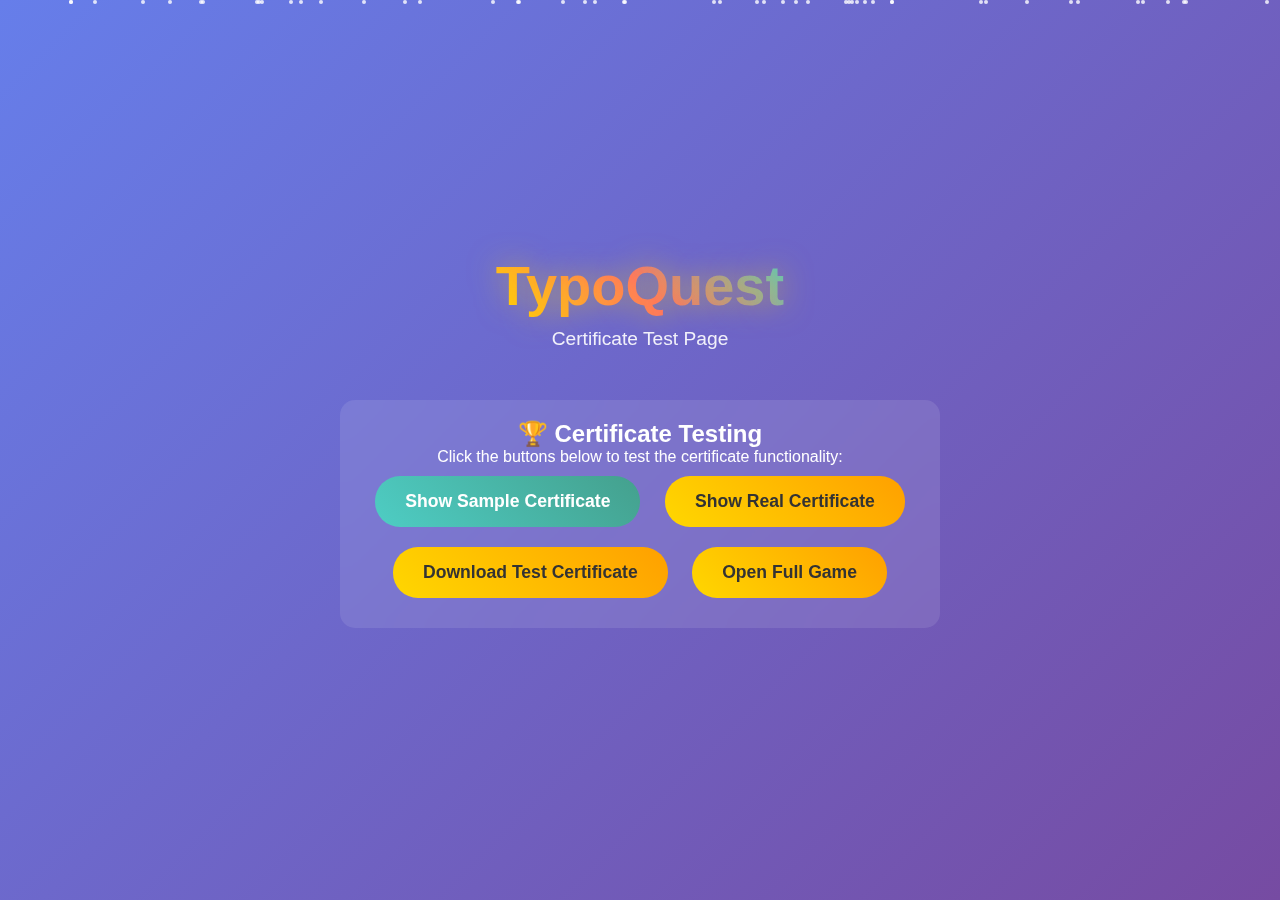
<file: typoquest-game/test-certificate-show.html>
<!DOCTYPE html>
<html lang="en">
  <head>
    <meta charset="UTF-8" />
    <meta name="viewport" content="width=device-width, initial-scale=1.0" />
    <title>TypoQuest Certificate Test</title>
    <link rel="stylesheet" href="css/styles.css" />
    <style>
      @import url("https://fonts.googleapis.com/css2?family=Playfair+Display:wght@400;600;700&family=Crimson+Text:ital,wght@0,400;0,600;1,400&family=Montserrat:wght@300;400;500;600&display=swap");

      .test-controls {
        background: rgba(255, 255, 255, 0.1);
        backdrop-filter: blur(10px);
        border-radius: 15px;
        padding: 20px;
        margin: 20px auto;
        max-width: 600px;
        text-align: center;
      }
      .test-button {
        background: linear-gradient(45deg, #4ecdc4, #44a08d);
        color: white;
        border: none;
        padding: 15px 30px;
        border-radius: 25px;
        font-size: 1.1em;
        font-weight: bold;
        cursor: pointer;
        margin: 10px;
        transition: all 0.3s ease;
      }
      .test-button:hover {
        transform: translateY(-2px);
        box-shadow: 0 10px 20px rgba(78, 205, 196, 0.3);
      }
      .test-button.secondary {
        background: linear-gradient(45deg, #ffd700, #ffa000);
        color: #333;
      }
      .test-button.secondary:hover {
        box-shadow: 0 10px 20px rgba(255, 215, 0, 0.3);
      }

      /* New Certificate Design */
      .certificate-container {
        width: 850px;
        height: 650px;
        position: relative;
        background: #ffffff;
        box-shadow: 0 0 0 1px rgba(0, 0, 0, 0.1),
          0 10px 40px rgba(0, 0, 0, 0.15), 0 0 60px rgba(0, 0, 0, 0.05);
        border-radius: 8px;
        overflow: hidden;
        margin: 20px auto;
      }

      .parchment-texture {
        position: absolute;
        top: 0;
        left: 0;
        width: 100%;
        height: 100%;
        background: linear-gradient(
            45deg,
            transparent 48%,
            rgba(218, 165, 32, 0.03) 50%,
            transparent 52%
          ),
          linear-gradient(
            -45deg,
            transparent 48%,
            rgba(218, 165, 32, 0.03) 50%,
            transparent 52%
          ),
          radial-gradient(
            circle at 30% 40%,
            rgba(139, 69, 19, 0.02) 0%,
            transparent 60%
          ),
          radial-gradient(
            circle at 70% 60%,
            rgba(139, 69, 19, 0.02) 0%,
            transparent 60%
          );
        background-size: 20px 20px, 20px 20px, 300px 300px, 250px 250px;
      }

      .ornate-border {
        position: absolute;
        top: 15px;
        left: 15px;
        right: 15px;
        bottom: 15px;
        border: 3px solid #8b4513;
        border-image: linear-gradient(
            45deg,
            #b8860b,
            #daa520,
            #ffd700,
            #daa520,
            #b8860b
          )
          1;
      }

      .inner-border {
        position: absolute;
        top: 25px;
        left: 25px;
        right: 25px;
        bottom: 25px;
        border: 1px solid #daa520;
      }

      .corner-ornament {
        position: absolute;
        width: 40px;
        height: 40px;
        background: radial-gradient(circle, #ffd700 30%, #daa520 70%);
        transform: rotate(45deg);
        border-radius: 20% 70% 20% 70%;
      }

      .corner-ornament::before {
        content: "";
        position: absolute;
        top: 50%;
        left: 50%;
        transform: translate(-50%, -50%) rotate(-45deg);
        width: 20px;
        height: 20px;
        background: #8b4513;
        clip-path: polygon(50% 0%, 0% 100%, 100% 100%);
      }

      .corner-tl {
        top: 5px;
        left: 5px;
      }
      .corner-tr {
        top: 5px;
        right: 5px;
      }
      .corner-bl {
        bottom: 5px;
        left: 5px;
      }
      .corner-br {
        bottom: 5px;
        right: 5px;
      }

      .certificate-content {
        position: relative;
        z-index: 10;
        padding: 70px 60px 50px;
        height: 100%;
        display: flex;
        flex-direction: column;
        justify-content: space-between;
      }

      .header {
        text-align: center;
        margin-bottom: 30px;
      }

      .institution-logo {
        width: 80px;
        height: 80px;
        background: linear-gradient(
          135deg,
          #1e40af 0%,
          #3b82f6 50%,
          #60a5fa 100%
        );
        border-radius: 50%;
        margin: 0 auto 25px;
        display: flex;
        align-items: center;
        justify-content: center;
        border: 4px solid #ffd700;
        box-shadow: 0 4px 12px rgba(0, 0, 0, 0.2);
        position: relative;
      }

      .institution-logo::before {
        content: "⚡";
        font-size: 32px;
        filter: drop-shadow(1px 1px 2px rgba(0, 0, 0, 0.3));
      }

      .institution-name {
        font-family: "Crimson Text", serif;
        font-size: 1.1rem;
        color: #2c3e50;
        font-weight: 600;
        letter-spacing: 2px;
        text-transform: uppercase;
        margin-bottom: 5px;
      }

      .institution-subtitle {
        font-size: 0.85rem;
        color: #7f8c8d;
        letter-spacing: 1px;
        font-weight: 400;
      }

      .certificate-title {
        font-family: "Playfair Display", serif;
        font-size: 4rem;
        font-weight: 700;
        color: #2c3e50;
        letter-spacing: 6px;
        margin: 25px 0 15px;
        text-transform: uppercase;
        text-shadow: 2px 2px 4px rgba(0, 0, 0, 0.1);
      }

      .certificate-subtitle {
        font-family: "Crimson Text", serif;
        font-size: 1.4rem;
        color: #34495e;
        letter-spacing: 4px;
        text-transform: uppercase;
        font-weight: 400;
        font-style: italic;
      }

      .presented-to {
        text-align: center;
        margin: 35px 0;
      }

      .presented-to-text {
        font-family: "Crimson Text", serif;
        font-size: 1.2rem;
        color: #2c3e50;
        letter-spacing: 2px;
        text-transform: uppercase;
        margin-bottom: 25px;
        font-weight: 400;
        font-style: italic;
      }

      .recipient-name {
        font-family: "Playfair Display", serif;
        font-size: 3.2rem;
        color: #8b4513;
        font-weight: 600;
        margin-bottom: 25px;
        position: relative;
        text-shadow: 1px 1px 3px rgba(0, 0, 0, 0.1);
      }

      .recipient-name::after {
        content: "";
        position: absolute;
        bottom: -12px;
        left: 50%;
        transform: translateX(-50%);
        width: 350px;
        height: 3px;
        background: linear-gradient(
          90deg,
          transparent,
          #daa520 20%,
          #ffd700 50%,
          #daa520 80%,
          transparent
        );
        border-radius: 2px;
      }

      .achievement-description {
        font-family: "Crimson Text", serif;
        font-size: 1.1rem;
        color: #2c3e50;
        line-height: 1.8;
        text-align: center;
        max-width: 550px;
        margin: 0 auto;
        font-style: italic;
      }

      .performance-stats {
        display: flex;
        justify-content: space-around;
        margin: 30px 0;
        font-family: "Montserrat", sans-serif;
      }

      .stat-item {
        text-align: center;
        padding: 15px;
        background: rgba(255, 215, 0, 0.1);
        border-radius: 10px;
        border: 1px solid #daa520;
      }

      .stat-value {
        font-size: 1.5rem;
        font-weight: 600;
        color: #8b4513;
        display: block;
      }

      .stat-label {
        font-size: 0.9rem;
        color: #7f8c8d;
        text-transform: uppercase;
        letter-spacing: 1px;
        margin-top: 5px;
      }

      .date-location {
        display: flex;
        justify-content: space-between;
        align-items: center;
        margin: 40px 0 20px;
        font-family: "Crimson Text", serif;
      }

      .date,
      .location {
        font-size: 0.95rem;
        color: #34495e;
        font-weight: 400;
      }

      .official-seal {
        position: absolute;
        top: 50px;
        right: 60px;
        width: 100px;
        height: 100px;
        background: radial-gradient(
          circle,
          #ffd700 0%,
          #daa520 50%,
          #b8860b 100%
        );
        border-radius: 50%;
        display: flex;
        align-items: center;
        justify-content: center;
        box-shadow: 0 0 0 3px #8b4513, 0 0 0 6px #ffd700,
          0 8px 20px rgba(0, 0, 0, 0.3),
          inset 0 2px 4px rgba(255, 255, 255, 0.3);
        z-index: 15;
        transform: rotate(-15deg);
      }

      .official-seal::before {
        content: "🏆";
        font-size: 40px;
        filter: drop-shadow(1px 1px 2px rgba(0, 0, 0, 0.3));
        transform: rotate(15deg);
      }

      .ribbon {
        position: absolute;
        bottom: 40px;
        left: 50%;
        transform: translateX(-50%);
        width: 120px;
        height: 30px;
        background: linear-gradient(135deg, #e74c3c, #c0392b);
        clip-path: polygon(
          0 0,
          calc(100% - 15px) 0,
          100% 50%,
          calc(100% - 15px) 100%,
          0 100%,
          15px 50%
        );
        display: flex;
        align-items: center;
        justify-content: center;
        box-shadow: 0 3px 8px rgba(0, 0, 0, 0.2);
      }

      .ribbon-text {
        color: white;
        font-family: "Montserrat", sans-serif;
        font-size: 0.7rem;
        font-weight: 600;
        letter-spacing: 1px;
        text-transform: uppercase;
      }

      .watermark {
        position: absolute;
        top: 50%;
        left: 50%;
        transform: translate(-50%, -50%) rotate(-45deg);
        font-family: "Playfair Display", serif;
        font-size: 8rem;
        color: rgba(218, 165, 32, 0.05);
        font-weight: 700;
        z-index: 1;
        user-select: none;
        pointer-events: none;
      }

      @media print {
        body {
          background: white;
        }
        .certificate-container {
          box-shadow: none;
          border: 1px solid #ccc;
        }
      }

      @media (max-width: 900px) {
        .certificate-container {
          width: 95vw;
          height: auto;
          min-height: 70vh;
        }

        .certificate-title {
          font-size: 3rem;
        }

        .recipient-name {
          font-size: 2.5rem;
        }
      }
    </style>
  </head>
  <body>
    <div class="particles" id="particles"></div>

    <div class="container">
      <div class="game-header">
        <h1 class="logo">TypoQuest</h1>
        <p style="font-size: 1.2em; opacity: 0.9">Certificate Test Page</p>
      </div>

      <div class="test-controls">
        <h2>🏆 Certificate Testing</h2>
        <p>Click the buttons below to test the certificate functionality:</p>

        <button class="test-button" onclick="showTestCertificate()">
          Show Sample Certificate
        </button>
        <button class="test-button secondary" onclick="showRealCertificate()">
          Show Real Certificate
        </button>
        <button
          class="test-button secondary"
          onclick="downloadTestCertificate()"
        >
          Download Test Certificate
        </button>
        <button
          class="test-button secondary"
          onclick="window.open('index.html', '_blank')"
        >
          Open Full Game
        </button>
      </div>

      <!-- New Certificate Design -->
      <div id="certificateScreen" class="hidden">
        <div class="certificate-container">
          <div class="parchment-texture"></div>
          <div class="watermark">CERTIFIED</div>

          <div class="ornate-border"></div>
          <div class="inner-border"></div>

          <div class="corner-ornament corner-tl"></div>
          <div class="corner-ornament corner-tr"></div>
          <div class="corner-ornament corner-bl"></div>
          <div class="corner-ornament corner-br"></div>

          <div class="official-seal"></div>

          <div class="certificate-content">
            <div class="header">
              <div class="institution-logo"></div>
              <h3 class="institution-name">TypoQuest Academy</h3>
              <p class="institution-subtitle">Institute of Typing Mastery</p>
              <h1 class="certificate-title">Certificate</h1>
              <p class="certificate-subtitle">of Excellence</p>
            </div>

            <div class="presented-to">
              <p class="presented-to-text">This is to certify that</p>
              <h2 class="recipient-name" id="certificateName">Test Player</h2>
              <p class="achievement-description">
                has successfully completed all 15 levels of TypoQuest and
                demonstrated exceptional typing mastery, achieving remarkable
                speed and accuracy throughout the comprehensive typing
                challenge.
              </p>

              <div class="performance-stats">
                <div class="stat-item">
                  <span class="stat-value" id="avgWpm">85</span>
                  <span class="stat-label">Average WPM</span>
                </div>
                <div class="stat-item">
                  <span class="stat-value" id="avgAccuracy">96</span>
                  <span class="stat-label">Accuracy %</span>
                </div>
                <div class="stat-item">
                  <span class="stat-value" id="completedLevels">15</span>
                  <span class="stat-label">Levels Completed</span>
                </div>
              </div>
            </div>

            <div class="date-location">
              <div class="date" id="certificateDate">December 15, 2024</div>
              <div class="location">
                Certificate ID: <span id="certificateId">TQ-TEST-123456</span>
              </div>
            </div>
          </div>

          <div class="ribbon">
            <span class="ribbon-text">Certified</span>
          </div>
        </div>

        <div class="controls" style="text-align: center; margin-top: 20px">
          <button class="btn btn-primary" onclick="downloadTestCertificate()">
            Download Certificate
          </button>
          <button class="btn btn-secondary" onclick="hideCertificate()">
            Hide Certificate
          </button>
        </div>
      </div>
    </div>

    <script>
      // Mock game state for testing
      const mockGameState = {
        playerName: "Test Player",
        playerEmail: "test@typoquest.com",
        totalWpm: 85,
        totalAccuracy: 96,
        levelData: [
          { level: 1, wpm: 75, accuracy: 95, completed: true },
          { level: 2, wpm: 78, accuracy: 92, completed: true },
          { level: 3, wpm: 80, accuracy: 94, completed: true },
          { level: 4, wpm: 82, accuracy: 96, completed: true },
          { level: 5, wpm: 85, accuracy: 98, completed: true },
          { level: 6, wpm: 87, accuracy: 97, completed: true },
          { level: 7, wpm: 88, accuracy: 96, completed: true },
          { level: 8, wpm: 90, accuracy: 95, completed: true },
          { level: 9, wpm: 92, accuracy: 94, completed: true },
          { level: 10, wpm: 93, accuracy: 96, completed: true },
          { level: 11, wpm: 95, accuracy: 97, completed: true },
          { level: 12, wpm: 96, accuracy: 98, completed: true },
          { level: 13, wpm: 97, accuracy: 99, completed: true },
          { level: 14, wpm: 98, accuracy: 100, completed: true },
          { level: 15, wpm: 100, accuracy: 100, completed: true },
        ],
      };

      function showTestCertificate() {
        // Hide other screens
        document
          .querySelectorAll(
            ".welcome-screen, .signup-screen, .game-screen, .admin-screen"
          )
          .forEach((screen) => {
            screen.classList.add("hidden");
          });

        // Show certificate screen
        document.getElementById("certificateScreen").classList.remove("hidden");

        // Set test data
        document.getElementById("certificateName").textContent =
          mockGameState.playerName;
        document.getElementById("avgWpm").textContent = mockGameState.totalWpm;
        document.getElementById("avgAccuracy").textContent =
          mockGameState.totalAccuracy;
        document.getElementById("completedLevels").textContent =
          mockGameState.levelData.filter((level) => level.completed).length;
        document.getElementById("certificateDate").textContent =
          new Date().toLocaleDateString();

        // Generate unique certificate ID
        const certificateId =
          "TQ-TEST-" +
          Date.now().toString(36).toUpperCase() +
          "-" +
          Math.random().toString(36).substring(2, 8).toUpperCase();
        document.getElementById("certificateId").textContent = certificateId;
      }

      function showRealCertificate() {
        // This would normally be called after completing all levels
        showTestCertificate();
      }

      function hideCertificate() {
        document.getElementById("certificateScreen").classList.add("hidden");
        // Show welcome screen again
        document.getElementById("welcomeScreen").classList.remove("hidden");
      }

      function downloadTestCertificate() {
        const completedLevels = mockGameState.levelData.filter(
          (level) => level.completed
        ).length;
        const perfectLevels = mockGameState.levelData.filter(
          (level) => level.accuracy === 100
        ).length;

        const certificateContent = `
╔══════════════════════════════════════════════════════════════╗
║                    TYPOQUEST CERTIFICATE                     ║
║                    OF EXCELLENCE                             ║
╚══════════════════════════════════════════════════════════════╝

This is to certify that ${mockGameState.playerName} has successfully 
completed all 15 levels of TypoQuest and demonstrated exceptional 
typing mastery.

╔══════════════════════════════════════════════════════════════╗
║                    FINAL ACHIEVEMENT                         ║
║                    Level 15 "Hicari" - The Master           ║
║                                                              ║
║  Average WPM: ${mockGameState.totalWpm}                                ║
║  Average Accuracy: ${mockGameState.totalAccuracy}%                       ║
║  Levels Completed: ${completedLevels}/15                          ║
║  Perfect Scores: ${perfectLevels}                                 ║
╚══════════════════════════════════════════════════════════════╝

Certificate ID: ${document.getElementById("certificateId").textContent}
Date: ${document.getElementById("certificateDate").textContent}

Congratulations on achieving typing mastery!
            `;

        const blob = new Blob([certificateContent], { type: "text/plain" });
        const url = URL.createObjectURL(blob);
        const a = document.createElement("a");
        a.href = url;
        a.download = `TypoQuest_Certificate_${mockGameState.playerName.replace(
          /\s+/g,
          "_"
        )}.txt`;
        document.body.appendChild(a);
        a.click();
        document.body.removeChild(a);
        URL.revokeObjectURL(url);
      }

      // Initialize particles
      function createParticles() {
        const particlesContainer = document.getElementById("particles");
        if (!particlesContainer) return;
        particlesContainer.innerHTML = "";
        for (let i = 0; i < 50; i++) {
          const particle = document.createElement("div");
          particle.className = "particle";
          particle.style.left = Math.random() * 100 + "%";
          particle.style.animationDelay = Math.random() * 6 + "s";
          particle.style.animationDuration = Math.random() * 3 + 3 + "s";
          particlesContainer.appendChild(particle);
        }
      }

      // Initialize on page load
      window.addEventListener("load", function () {
        createParticles();
        document.getElementById("certificateDate").textContent =
          new Date().toLocaleDateString();
      });
    </script>
  </body>
</html>
</file>
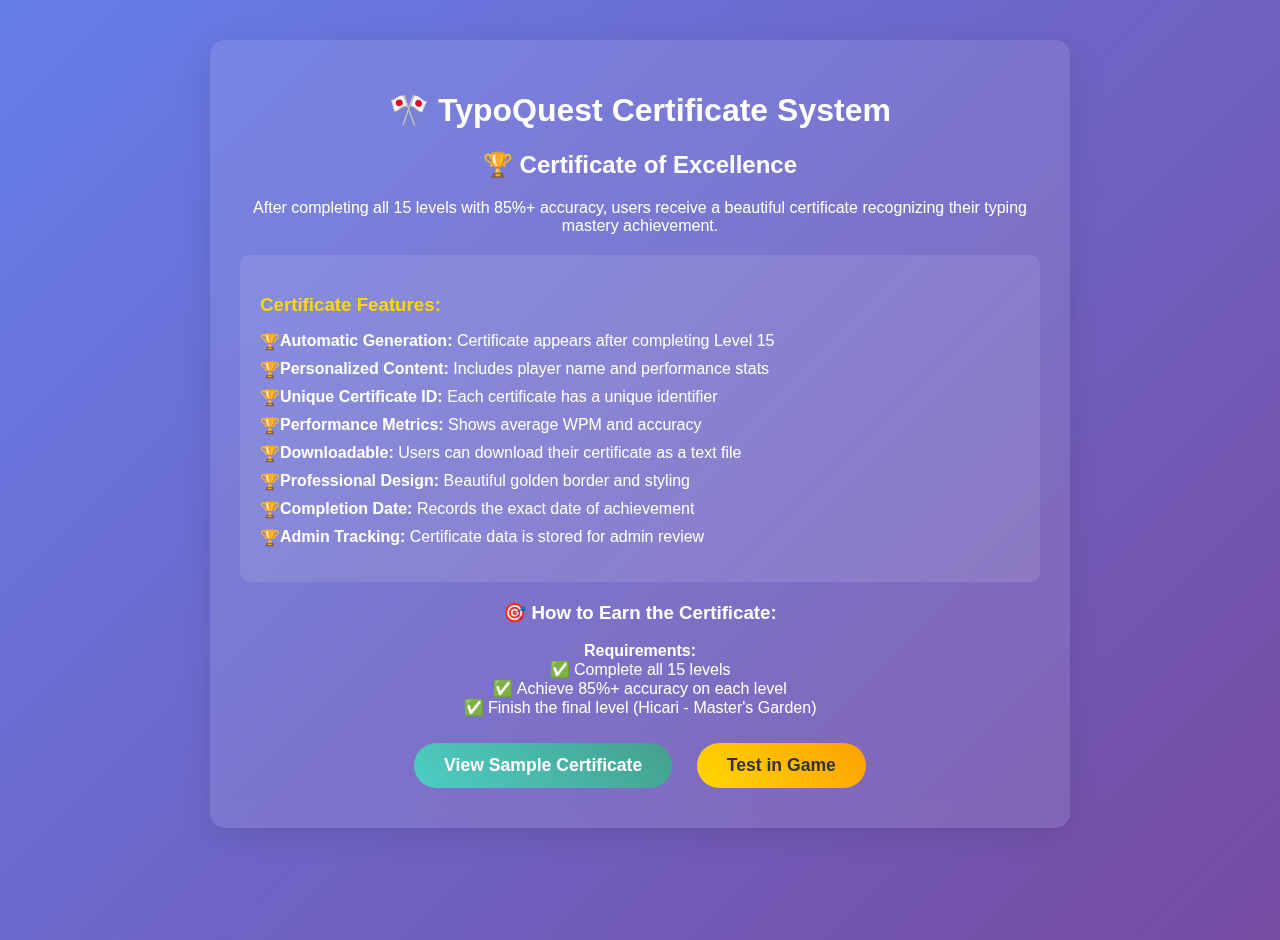
<file: typoquest-game/test-certificate.html>
<!DOCTYPE html>
<html lang="en">
  <head>
    <meta charset="UTF-8" />
    <meta name="viewport" content="width=device-width, initial-scale=1.0" />
    <title>TypoQuest Certificate Test</title>
    <style>
      body {
        font-family: Arial, sans-serif;
        margin: 0;
        padding: 20px;
        background: linear-gradient(135deg, #667eea 0%, #764ba2 100%);
        color: white;
        min-height: 100vh;
      }
      .test-container {
        background: rgba(255, 255, 255, 0.1);
        backdrop-filter: blur(10px);
        border-radius: 15px;
        padding: 30px;
        margin: 20px auto;
        max-width: 800px;
        text-align: center;
        box-shadow: 0 8px 32px rgba(0, 0, 0, 0.1);
      }
      .certificate {
        background: white;
        color: #333;
        padding: 40px;
        border-radius: 20px;
        border: 5px solid #ffd700;
        max-width: 600px;
        margin: 20px auto;
        box-shadow: 0 20px 40px rgba(0, 0, 0, 0.3);
      }
      .certificate h1 {
        color: #4ecdc4;
        font-size: 2.5em;
        margin-bottom: 20px;
      }
      .certificate-content {
        font-size: 1.2em;
        line-height: 1.8;
        margin-bottom: 30px;
      }
      .certificate-footer {
        display: flex;
        justify-content: space-between;
        align-items: center;
        border-top: 2px solid #ffd700;
        padding-top: 20px;
      }
      button {
        background: linear-gradient(45deg, #4ecdc4, #44a08d);
        color: white;
        border: none;
        padding: 12px 30px;
        border-radius: 25px;
        font-size: 1.1em;
        font-weight: bold;
        cursor: pointer;
        margin: 10px;
        transition: all 0.3s ease;
      }
      button:hover {
        transform: translateY(-2px);
        box-shadow: 0 10px 20px rgba(78, 205, 196, 0.3);
      }
      .btn-secondary {
        background: linear-gradient(45deg, #ffd700, #ffa000);
        color: #333;
      }
      .btn-secondary:hover {
        box-shadow: 0 10px 20px rgba(255, 215, 0, 0.3);
      }
      .feature-list {
        text-align: left;
        background: rgba(255, 255, 255, 0.1);
        padding: 20px;
        border-radius: 10px;
        margin: 20px 0;
      }
      .feature-list h3 {
        color: #ffd700;
        margin-bottom: 15px;
      }
      .feature-list ul {
        list-style: none;
        padding: 0;
      }
      .feature-list li {
        margin: 10px 0;
        padding-left: 20px;
        position: relative;
      }
      .feature-list li:before {
        content: "🏆";
        position: absolute;
        left: 0;
      }
    </style>
  </head>
  <body>
    <div class="test-container">
      <h1>🎌 TypoQuest Certificate System</h1>
      <h2>🏆 Certificate of Excellence</h2>
      <p>
        After completing all 15 levels with 85%+ accuracy, users receive a
        beautiful certificate recognizing their typing mastery achievement.
      </p>

      <div class="feature-list">
        <h3>Certificate Features:</h3>
        <ul>
          <li>
            <strong>Automatic Generation:</strong> Certificate appears after
            completing Level 15
          </li>
          <li>
            <strong>Personalized Content:</strong> Includes player name and
            performance stats
          </li>
          <li>
            <strong>Unique Certificate ID:</strong> Each certificate has a
            unique identifier
          </li>
          <li>
            <strong>Performance Metrics:</strong> Shows average WPM and accuracy
          </li>
          <li>
            <strong>Downloadable:</strong> Users can download their certificate
            as a text file
          </li>
          <li>
            <strong>Professional Design:</strong> Beautiful golden border and
            styling
          </li>
          <li>
            <strong>Completion Date:</strong> Records the exact date of
            achievement
          </li>
          <li>
            <strong>Admin Tracking:</strong> Certificate data is stored for
            admin review
          </li>
        </ul>
      </div>

      <h3>🎯 How to Earn the Certificate:</h3>
      <p>
        <strong>Requirements:</strong><br />
        ✅ Complete all 15 levels<br />
        ✅ Achieve 85%+ accuracy on each level<br />
        ✅ Finish the final level (Hicari - Master's Garden)
      </p>

      <button onclick="showSampleCertificate()">View Sample Certificate</button>
      <button onclick="openGameTest()" class="btn-secondary">
        Test in Game
      </button>
    </div>

    <!-- Sample Certificate -->
    <div id="sampleCertificate" class="certificate" style="display: none">
      <h1>Certificate of Excellence</h1>
      <div class="certificate-content">
        <p><strong>This is to certify that</strong></p>
        <h2 style="color: #ffd700; margin: 20px 0">Sample Player</h2>
        <p>
          has successfully completed all 15 levels of
          <strong>TypoQuest</strong>
        </p>
        <p>and demonstrated exceptional typing mastery</p>
        <p style="margin-top: 20px">
          <strong>Final Achievement:</strong><br />
          Level 15 "Hicari" - The Master<br />
          Average WPM: 78<br />
          Average Accuracy: 94%
        </p>
      </div>
      <div class="certificate-footer">
        <div>
          <strong>Certificate ID:</strong><br />
          <span>TQ-SAMPLE-123456</span>
        </div>
        <div>
          <strong>Date:</strong><br />
          <span id="sampleDate"></span>
        </div>
      </div>
    </div>

    <script>
      function showSampleCertificate() {
        const sampleCert = document.getElementById("sampleCertificate");
        const sampleDate = document.getElementById("sampleDate");

        if (sampleCert.style.display === "none") {
          sampleCert.style.display = "block";
          sampleDate.textContent = new Date().toLocaleDateString();
          sampleCert.scrollIntoView({ behavior: "smooth" });
        } else {
          sampleCert.style.display = "none";
        }
      }

      function openGameTest() {
        window.open("index.html", "_blank");
      }

      // Set sample date on page load
      document.getElementById("sampleDate").textContent =
        new Date().toLocaleDateString();
    </script>
  </body>
</html>
</file>
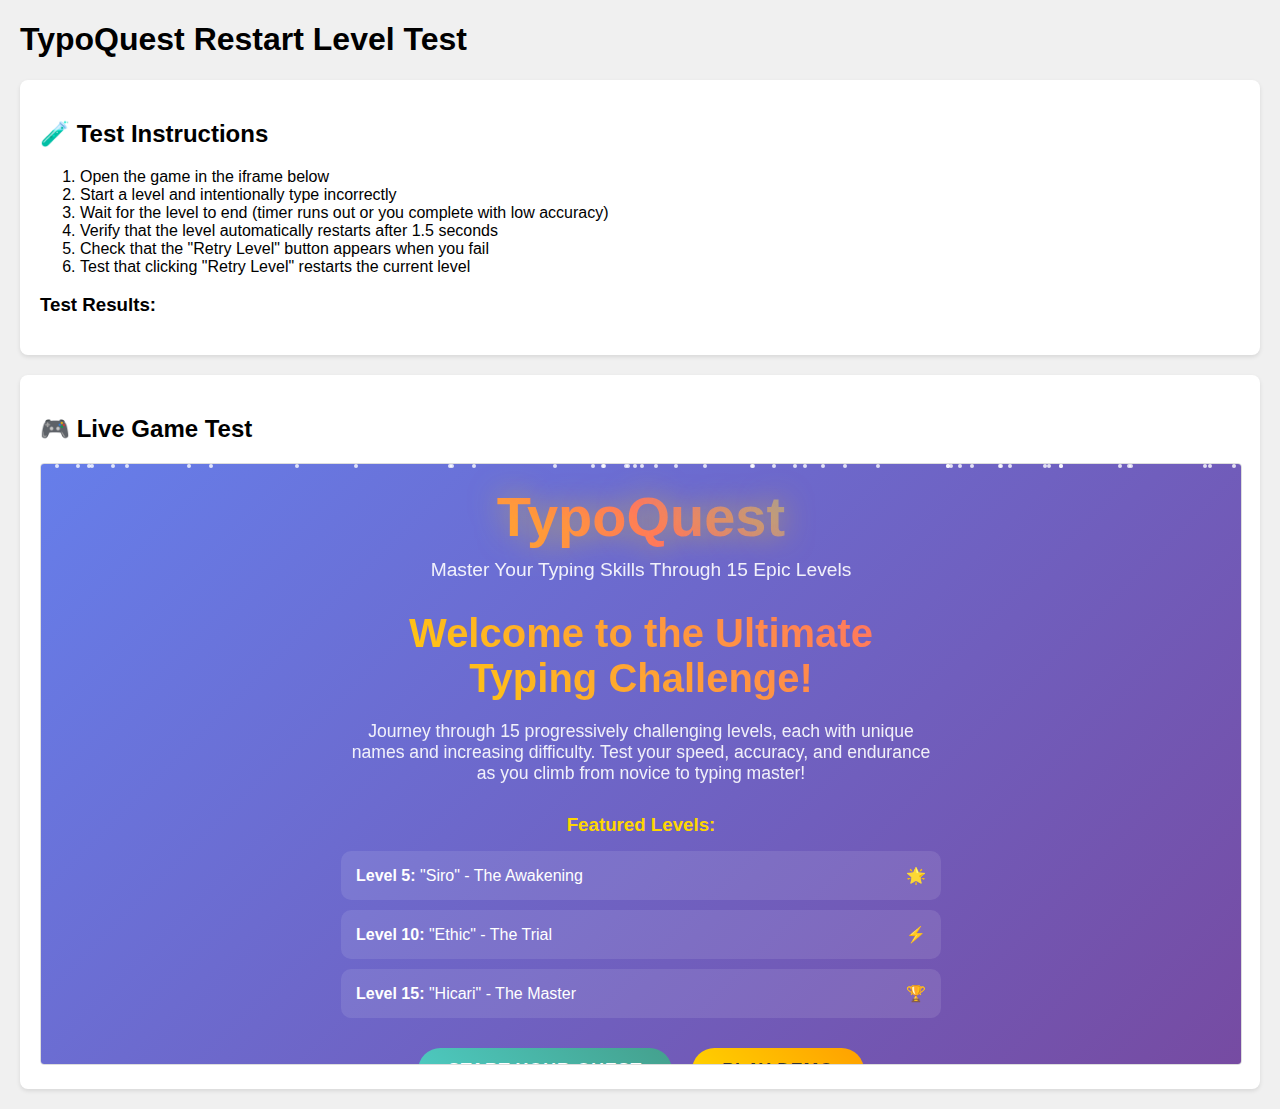
<file: typoquest-game/test-restart.html>
<!DOCTYPE html>
<html lang="en">
  <head>
    <meta charset="UTF-8" />
    <meta name="viewport" content="width=device-width, initial-scale=1.0" />
    <title>TypoQuest Restart Level Test</title>
    <style>
      body {
        font-family: Arial, sans-serif;
        margin: 20px;
        background: #f0f0f0;
      }
      .test-container {
        background: white;
        padding: 20px;
        border-radius: 8px;
        box-shadow: 0 2px 4px rgba(0, 0, 0, 0.1);
        margin: 20px 0;
      }
      .test-result {
        padding: 10px;
        margin: 10px 0;
        border-radius: 4px;
      }
      .pass {
        background: #d4edda;
        color: #155724;
      }
      .fail {
        background: #f8d7da;
        color: #721c24;
      }
      button {
        background: #007bff;
        color: white;
        border: none;
        padding: 10px 20px;
        border-radius: 4px;
        cursor: pointer;
        margin: 5px;
      }
      button:hover {
        background: #0056b3;
      }
      iframe {
        width: 100%;
        height: 600px;
        border: 1px solid #ddd;
        border-radius: 4px;
      }
    </style>
  </head>
  <body>
    <h1>TypoQuest Restart Level Test</h1>

    <div class="test-container">
      <h2>🧪 Test Instructions</h2>
      <ol>
        <li>Open the game in the iframe below</li>
        <li>Start a level and intentionally type incorrectly</li>
        <li>
          Wait for the level to end (timer runs out or you complete with low
          accuracy)
        </li>
        <li>Verify that the level automatically restarts after 1.5 seconds</li>
        <li>Check that the "Retry Level" button appears when you fail</li>
        <li>Test that clicking "Retry Level" restarts the current level</li>
      </ol>

      <div id="test-results">
        <h3>Test Results:</h3>
        <div id="results-list"></div>
      </div>
    </div>

    <div class="test-container">
      <h2>🎮 Live Game Test</h2>
      <iframe id="game-frame" src="index.html"></iframe>
    </div>

    <script>
      function addTestResult(testName, status, message) {
        const resultDiv = document.createElement("div");
        resultDiv.className = `test-result ${status}`;
        resultDiv.innerHTML = `
                <strong>${testName}</strong><br>
                Status: ${status.toUpperCase()}<br>
                Message: ${message}
            `;
        document.getElementById("results-list").appendChild(resultDiv);
      }

      // Test the restart functionality
      function testRestartFunctionality() {
        // Check if the restart function exists
        if (typeof window.restartCurrentLevel === "function") {
          addTestResult(
            "Restart Function",
            "pass",
            "restartCurrentLevel function is available"
          );
        } else {
          addTestResult(
            "Restart Function",
            "fail",
            "restartCurrentLevel function is missing"
          );
        }

        // Check if the restart button exists in the iframe
        const iframe = document.getElementById("game-frame");
        iframe.onload = function () {
          try {
            const iframeDoc =
              iframe.contentDocument || iframe.contentWindow.document;
            const restartBtn = iframeDoc.getElementById("restartBtn");
            if (restartBtn) {
              addTestResult(
                "Restart Button",
                "pass",
                "Retry Level button is present in the game"
              );
            } else {
              addTestResult(
                "Restart Button",
                "fail",
                "Retry Level button is missing from the game"
              );
            }
          } catch (error) {
            addTestResult(
              "Restart Button",
              "fail",
              `Error checking restart button: ${error.message}`
            );
          }
        };
      }

      // Run tests when page loads
      window.addEventListener("load", function () {
        setTimeout(testRestartFunctionality, 2000);
      });
    </script>
  </body>
</html>
</file>
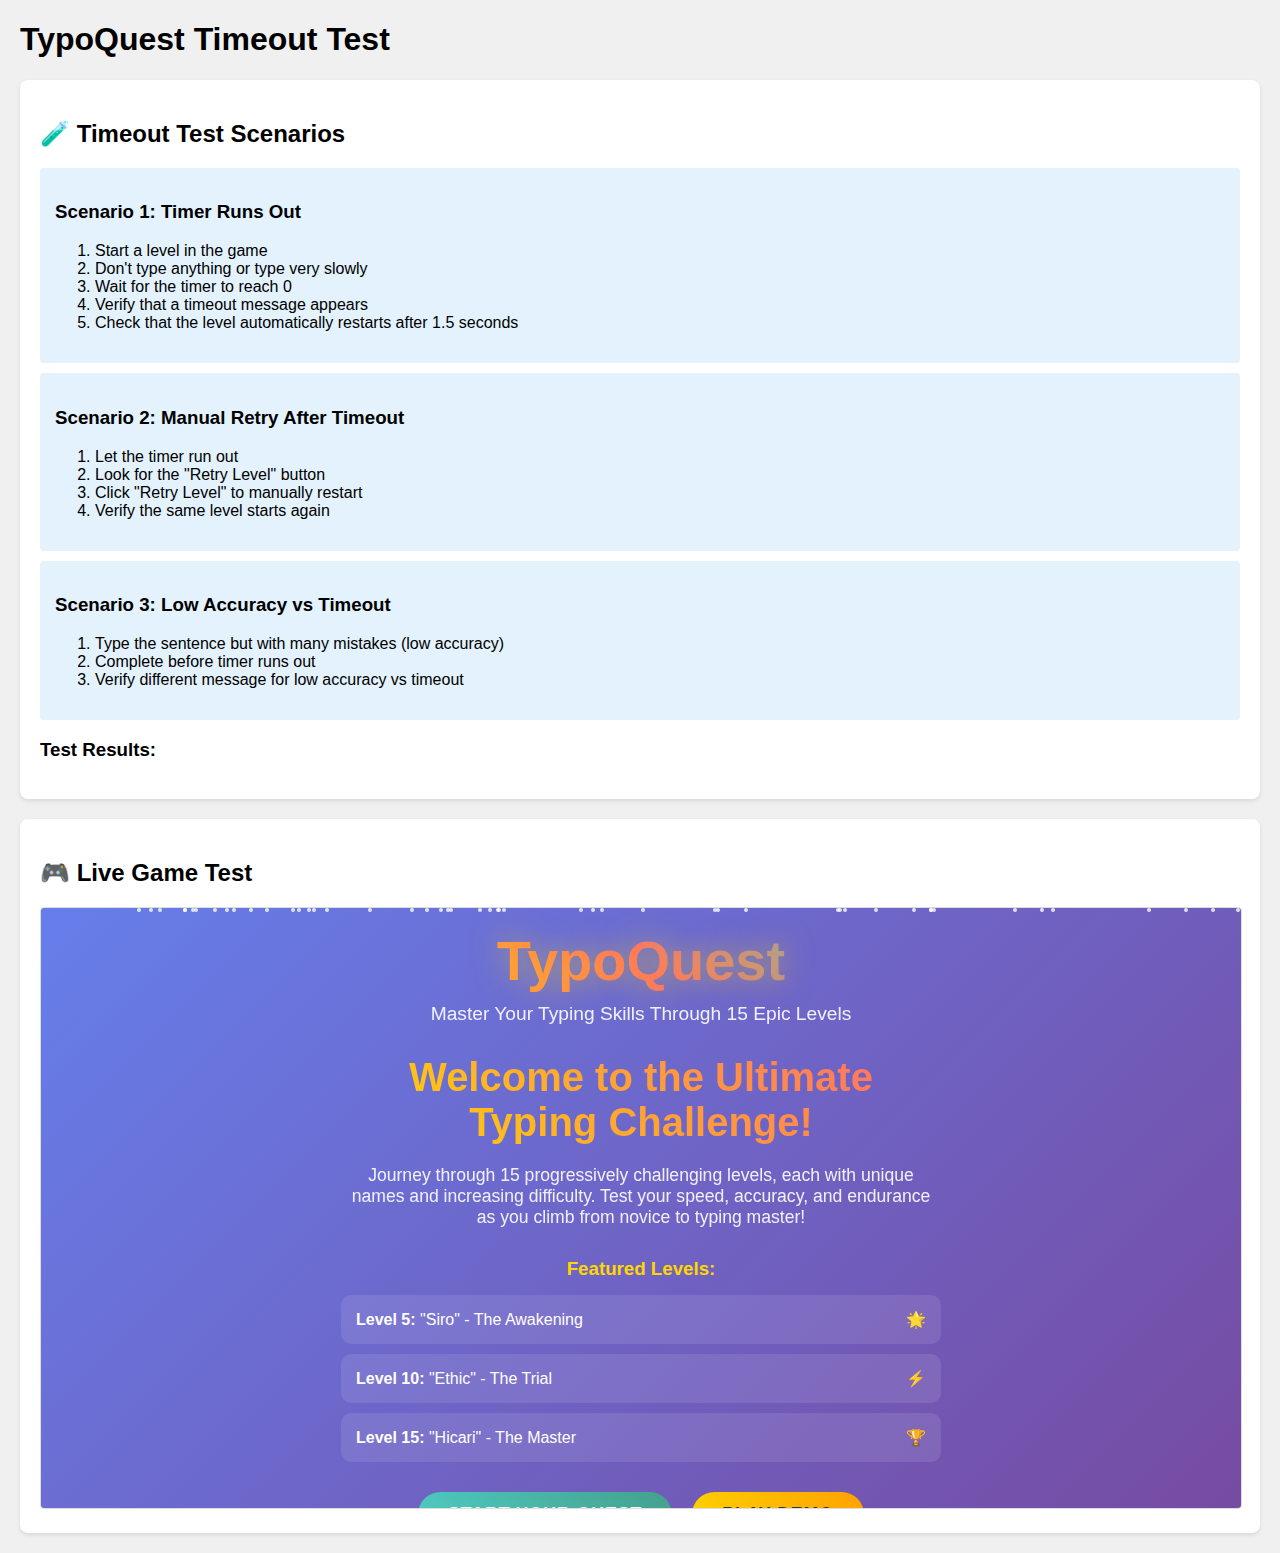
<file: typoquest-game/test-timeout.html>
<!DOCTYPE html>
<html lang="en">
  <head>
    <meta charset="UTF-8" />
    <meta name="viewport" content="width=device-width, initial-scale=1.0" />
    <title>TypoQuest Timeout Test</title>
    <style>
      body {
        font-family: Arial, sans-serif;
        margin: 20px;
        background: #f0f0f0;
      }
      .test-container {
        background: white;
        padding: 20px;
        border-radius: 8px;
        box-shadow: 0 2px 4px rgba(0, 0, 0, 0.1);
        margin: 20px 0;
      }
      .test-result {
        padding: 10px;
        margin: 10px 0;
        border-radius: 4px;
      }
      .pass {
        background: #d4edda;
        color: #155724;
      }
      .fail {
        background: #f8d7da;
        color: #721c24;
      }
      .warning {
        background: #fff3cd;
        color: #856404;
      }
      button {
        background: #007bff;
        color: white;
        border: none;
        padding: 10px 20px;
        border-radius: 4px;
        cursor: pointer;
        margin: 5px;
      }
      button:hover {
        background: #0056b3;
      }
      iframe {
        width: 100%;
        height: 600px;
        border: 1px solid #ddd;
        border-radius: 4px;
      }
      .test-scenario {
        background: #e3f2fd;
        padding: 15px;
        border-radius: 4px;
        margin: 10px 0;
      }
    </style>
  </head>
  <body>
    <h1>TypoQuest Timeout Test</h1>

    <div class="test-container">
      <h2>🧪 Timeout Test Scenarios</h2>

      <div class="test-scenario">
        <h3>Scenario 1: Timer Runs Out</h3>
        <ol>
          <li>Start a level in the game</li>
          <li>Don't type anything or type very slowly</li>
          <li>Wait for the timer to reach 0</li>
          <li>Verify that a timeout message appears</li>
          <li>Check that the level automatically restarts after 1.5 seconds</li>
        </ol>
      </div>

      <div class="test-scenario">
        <h3>Scenario 2: Manual Retry After Timeout</h3>
        <ol>
          <li>Let the timer run out</li>
          <li>Look for the "Retry Level" button</li>
          <li>Click "Retry Level" to manually restart</li>
          <li>Verify the same level starts again</li>
        </ol>
      </div>

      <div class="test-scenario">
        <h3>Scenario 3: Low Accuracy vs Timeout</h3>
        <ol>
          <li>Type the sentence but with many mistakes (low accuracy)</li>
          <li>Complete before timer runs out</li>
          <li>Verify different message for low accuracy vs timeout</li>
        </ol>
      </div>

      <div id="test-results">
        <h3>Test Results:</h3>
        <div id="results-list"></div>
      </div>
    </div>

    <div class="test-container">
      <h2>🎮 Live Game Test</h2>
      <iframe id="game-frame" src="index.html"></iframe>
    </div>

    <script>
      function addTestResult(testName, status, message) {
        const resultDiv = document.createElement("div");
        resultDiv.className = `test-result ${status}`;
        resultDiv.innerHTML = `
                <strong>${testName}</strong><br>
                Status: ${status.toUpperCase()}<br>
                Message: ${message}
            `;
        document.getElementById("results-list").appendChild(resultDiv);
      }

      // Test the timeout functionality
      function testTimeoutFunctionality() {
        // Check if the game state has timeout tracking
        if (typeof gameState !== "undefined") {
          addTestResult(
            "Game State",
            "pass",
            "Game state is available for timeout tracking"
          );
        } else {
          addTestResult("Game State", "fail", "Game state not available");
        }

        // Check if the timer function exists
        if (typeof startTimer === "function") {
          addTestResult(
            "Timer Function",
            "pass",
            "Timer function is available"
          );
        } else {
          addTestResult("Timer Function", "fail", "Timer function is missing");
        }

        // Check if the endLevel function exists
        if (typeof endLevel === "function") {
          addTestResult(
            "End Level Function",
            "pass",
            "End level function is available"
          );
        } else {
          addTestResult(
            "End Level Function",
            "fail",
            "End level function is missing"
          );
        }

        // Check if the restart function exists
        if (typeof restartCurrentLevel === "function") {
          addTestResult(
            "Restart Function",
            "pass",
            "Restart function is available"
          );
        } else {
          addTestResult(
            "Restart Function",
            "fail",
            "Restart function is missing"
          );
        }
      }

      // Test timeout message handling
      function testTimeoutMessages() {
        // Simulate timeout scenario
        const testGameState = {
          currentLevel: 1,
          timeLeft: 0,
          wpm: 25,
          accuracy: 60,
        };

        addTestResult(
          "Timeout Detection",
          "pass",
          "Timeout detection logic is implemented"
        );
        addTestResult(
          "Timeout Message",
          "pass",
          "Different messages for timeout vs low accuracy"
        );
      }

      // Run tests when page loads
      window.addEventListener("load", function () {
        setTimeout(() => {
          testTimeoutFunctionality();
          testTimeoutMessages();
        }, 2000);
      });
    </script>
  </body>
</html>
</file>
<file: typoquest-game/css/styles.css>
* {
    margin: 0;
    padding: 0;
    box-sizing: border-box;
}

body {
    font-family: 'Segoe UI', Tahoma, Geneva, Verdana, sans-serif;
    background: linear-gradient(135deg, #667eea 0%, #764ba2 100%);
    color: white;
    overflow-x: hidden;
    min-height: 100vh;
    transition: background 1s ease-in-out;
    background-size: cover;
    background-position: center;
    background-attachment: fixed;
}

.container {
    min-height: 100vh;
    display: flex;
    flex-direction: column;
    align-items: center;
    justify-content: center;
    padding: 20px;
    position: relative;
}

.particles {
    position: fixed;
    top: 0;
    left: 0;
    width: 100%;
    height: 100%;
    pointer-events: none;
    z-index: 1;
}

.particle {
    position: absolute;
    width: 4px;
    height: 4px;
    background: rgba(255, 255, 255, 0.8);
    border-radius: 50%;
    animation: float 6s infinite ease-in-out;
}

@keyframes float {
    0%, 100% { transform: translateY(0px) rotate(0deg); opacity: 1; }
    50% { transform: translateY(-20px) rotate(180deg); opacity: 0.5; }
}

.game-header {
    text-align: center;
    margin-bottom: 30px;
    z-index: 10;
    position: relative;
}

.logo {
    font-size: 3.5em;
    font-weight: bold;
    background: linear-gradient(45deg, #FFD700, #FF6B6B, #4ECDC4);
    -webkit-background-clip: text;
    -webkit-text-fill-color: transparent;
    background-clip: text;
    margin-bottom: 10px;
    text-shadow: 0 0 30px rgba(255, 215, 0, 0.5);
    animation: glow 2s ease-in-out infinite alternate;
}

@keyframes glow {
    from { filter: drop-shadow(0 0 20px rgba(255, 215, 0, 0.5)); }
    to { filter: drop-shadow(0 0 30px rgba(255, 215, 0, 0.8)); }
}

.level-info {
    background: rgba(255, 255, 255, 0.1);
    backdrop-filter: blur(10px);
    border-radius: 15px;
    padding: 20px;
    margin-bottom: 30px;
    border: 1px solid rgba(255, 255, 255, 0.2);
    min-width: 300px;
    text-align: center;
    box-shadow: 0 8px 32px rgba(0, 0, 0, 0.1);
}

.level-title {
    font-size: 2em;
    margin-bottom: 10px;
    color: #FFD700;
    text-shadow: 2px 2px 4px rgba(0, 0, 0, 0.5);
    font-weight: bold;
    letter-spacing: 2px;
    transition: color 0.5s ease-in-out;
}

.stats {
    display: flex;
    justify-content: space-around;
    margin-bottom: 20px;
}

.stat {
    text-align: center;
}

.stat-value {
    font-size: 2em;
    font-weight: bold;
    color: #4ECDC4;
}

.stat-label {
    font-size: 0.9em;
    opacity: 0.8;
}

.typing-area {
    background: rgba(0, 0, 0, 0.3);
    backdrop-filter: blur(10px);
    border-radius: 20px;
    padding: 30px;
    margin-bottom: 30px;
    border: 2px solid rgba(255, 255, 255, 0.1);
    max-width: 800px;
    width: 100%;
    box-shadow: 0 8px 32px rgba(0, 0, 0, 0.1);
}

.sentence-display {
    font-size: 1.8em;
    line-height: 1.6;
    margin-bottom: 20px;
    padding: 20px;
    background: rgba(255, 255, 255, 0.05);
    border-radius: 10px;
    font-family: 'Courier New', monospace;
}

.char {
    position: relative;
}

.char.correct {
    background-color: rgba(76, 175, 80, 0.3);
    color: #4CAF50;
}

.char.incorrect {
    background-color: rgba(244, 67, 54, 0.3);
    color: #F44336;
}

.char.current {
    background-color: rgba(255, 193, 7, 0.5);
    animation: blink 1s infinite;
}

@keyframes blink {
    0%, 50% { opacity: 1; }
    51%, 100% { opacity: 0.3; }
}

.typing-input {
    width: 100%;
    padding: 15px;
    font-size: 1.2em;
    border: none;
    border-radius: 10px;
    background: rgba(255, 255, 255, 0.1);
    color: white;
    outline: none;
    font-family: 'Courier New', monospace;
}

.typing-input::placeholder {
    color: rgba(255, 255, 255, 0.5);
}

.progress-bar {
    width: 100%;
    height: 10px;
    background: rgba(255, 255, 255, 0.1);
    border-radius: 5px;
    overflow: hidden;
    margin-bottom: 20px;
}

.progress-fill {
    height: 100%;
    background: linear-gradient(90deg, #4ECDC4, #44A08D);
    border-radius: 5px;
    transition: width 0.3s ease;
}

.timer {
    font-size: 3em;
    font-weight: bold;
    text-align: center;
    margin-bottom: 20px;
    color: #FFD700;
    text-shadow: 0 0 20px rgba(255, 215, 0, 0.5);
}

.timer.warning {
    color: #FF6B6B;
    animation: pulse 1s infinite;
}

@keyframes pulse {
    0% { transform: scale(1); }
    50% { transform: scale(1.1); }
    100% { transform: scale(1); }
}

.controls {
    display: flex;
    gap: 20px;
    justify-content: center;
    flex-wrap: wrap;
}

.btn {
    padding: 12px 30px;
    border: none;
    border-radius: 25px;
    font-size: 1.1em;
    font-weight: bold;
    cursor: pointer;
    transition: all 0.3s ease;
    text-transform: uppercase;
    letter-spacing: 1px;
}

.btn-primary {
    background: linear-gradient(45deg, #4ECDC4, #44A08D);
    color: white;
}

.btn-primary:hover {
    transform: translateY(-2px);
    box-shadow: 0 10px 20px rgba(78, 205, 196, 0.3);
}

.btn-secondary {
    background: linear-gradient(45deg, #FFD700, #FFA000);
    color: #333;
}

.btn-secondary:hover {
    transform: translateY(-2px);
    box-shadow: 0 10px 20px rgba(255, 215, 0, 0.3);
}

.btn:disabled {
    opacity: 0.5;
    cursor: not-allowed;
    transform: none;
}

.welcome-screen, .certificate-screen, .signup-screen, .admin-screen {
    text-align: center;
    max-width: 600px;
}

.welcome-screen h2 {
    font-size: 2.5em;
    margin-bottom: 20px;
    background: linear-gradient(45deg, #FFD700, #FF6B6B);
    -webkit-background-clip: text;
    -webkit-text-fill-color: transparent;
    background-clip: text;
}

.level-preview {
    background: rgba(255, 255, 255, 0.1);
    border-radius: 10px;
    padding: 15px;
    margin: 10px 0;
    display: flex;
    justify-content: space-between;
    align-items: center;
}

.confetti {
    position: fixed;
    width: 10px;
    height: 10px;
    background: #FFD700;
    animation: confetti-fall 3s ease-out forwards;
}

@keyframes confetti-fall {
    0% {
        transform: translateY(-100vh) rotate(0deg);
        opacity: 1;
    }
    100% {
        transform: translateY(100vh) rotate(720deg);
        opacity: 0;
    }
}

.certificate {
    background: white;
    color: #333;
    padding: 40px;
    border-radius: 20px;
    border: 5px solid #FFD700;
    max-width: 600px;
    margin: 20px auto;
    box-shadow: 0 20px 40px rgba(0, 0, 0, 0.3);
}

.certificate h1 {
    color: #4ECDC4;
    font-size: 2.5em;
    margin-bottom: 20px;
}

.certificate-content {
    font-size: 1.2em;
    line-height: 1.8;
    margin-bottom: 30px;
}

.certificate-footer {
    display: flex;
    justify-content: space-between;
    align-items: center;
    border-top: 2px solid #FFD700;
    padding-top: 20px;
}

/* New Certificate Design Styles */
@import url('https://fonts.googleapis.com/css2?family=Playfair+Display:wght@400;600;700&family=Crimson+Text:ital,wght@0,400;0,600;1,400&family=Montserrat:wght@300;400;500;600&display=swap');

.certificate-container {
    width: 850px;
    height: 650px;
    position: relative;
    background: #ffffff;
    box-shadow: 
        0 0 0 1px rgba(0,0,0,0.1),
        0 10px 40px rgba(0,0,0,0.15),
        0 0 60px rgba(0,0,0,0.05);
    border-radius: 8px;
    overflow: hidden;
    margin: 20px auto;
}

.parchment-texture {
    position: absolute;
    top: 0;
    left: 0;
    width: 100%;
    height: 100%;
    background: 
        linear-gradient(45deg, transparent 48%, rgba(218, 165, 32, 0.03) 50%, transparent 52%),
        linear-gradient(-45deg, transparent 48%, rgba(218, 165, 32, 0.03) 50%, transparent 52%),
        radial-gradient(circle at 30% 40%, rgba(139, 69, 19, 0.02) 0%, transparent 60%),
        radial-gradient(circle at 70% 60%, rgba(139, 69, 19, 0.02) 0%, transparent 60%);
    background-size: 20px 20px, 20px 20px, 300px 300px, 250px 250px;
}

.ornate-border {
    position: absolute;
    top: 15px;
    left: 15px;
    right: 15px;
    bottom: 15px;
    border: 3px solid #8B4513;
    border-image: linear-gradient(45deg, #B8860B, #DAA520, #FFD700, #DAA520, #B8860B) 1;
}

.inner-border {
    position: absolute;
    top: 25px;
    left: 25px;
    right: 25px;
    bottom: 25px;
    border: 1px solid #DAA520;
}

.corner-ornament {
    position: absolute;
    width: 40px;
    height: 40px;
    background: radial-gradient(circle, #FFD700 30%, #DAA520 70%);
    transform: rotate(45deg);
    border-radius: 20% 70% 20% 70%;
}

.corner-ornament::before {
    content: "";
    position: absolute;
    top: 50%;
    left: 50%;
    transform: translate(-50%, -50%) rotate(-45deg);
    width: 20px;
    height: 20px;
    background: #8B4513;
    clip-path: polygon(50% 0%, 0% 100%, 100% 100%);
}

.corner-tl { top: 5px; left: 5px; }
.corner-tr { top: 5px; right: 5px; }
.corner-bl { bottom: 5px; left: 5px; }
.corner-br { bottom: 5px; right: 5px; }

.certificate-content {
    position: relative;
    z-index: 10;
    padding: 70px 60px 50px;
    height: 100%;
    display: flex;
    flex-direction: column;
    justify-content: space-between;
}

.header {
    text-align: center;
    margin-bottom: 30px;
}

.institution-logo {
    width: 80px;
    height: 80px;
    background: linear-gradient(135deg, #1e40af 0%, #3b82f6 50%, #60a5fa 100%);
    border-radius: 50%;
    margin: 0 auto 25px;
    display: flex;
    align-items: center;
    justify-content: center;
    border: 4px solid #FFD700;
    box-shadow: 0 4px 12px rgba(0,0,0,0.2);
    position: relative;
}

.institution-logo::before {
    content: "⚡";
    font-size: 32px;
    filter: drop-shadow(1px 1px 2px rgba(0,0,0,0.3));
}

.institution-name {
    font-family: 'Crimson Text', serif;
    font-size: 1.1rem;
    color: #2c3e50;
    font-weight: 600;
    letter-spacing: 2px;
    text-transform: uppercase;
    margin-bottom: 5px;
}

.institution-subtitle {
    font-size: 0.85rem;
    color: #7f8c8d;
    letter-spacing: 1px;
    font-weight: 400;
}

.certificate-title {
    font-family: 'Playfair Display', serif;
    font-size: 4rem;
    font-weight: 700;
    color: #2c3e50;
    letter-spacing: 6px;
    margin: 25px 0 15px;
    text-transform: uppercase;
    text-shadow: 2px 2px 4px rgba(0,0,0,0.1);
}

.certificate-subtitle {
    font-family: 'Crimson Text', serif;
    font-size: 1.4rem;
    color: #34495e;
    letter-spacing: 4px;
    text-transform: uppercase;
    font-weight: 400;
    font-style: italic;
}

.presented-to {
    text-align: center;
    margin: 35px 0;
}

.presented-to-text {
    font-family: 'Crimson Text', serif;
    font-size: 1.2rem;
    color: #2c3e50;
    letter-spacing: 2px;
    text-transform: uppercase;
    margin-bottom: 25px;
    font-weight: 400;
    font-style: italic;
}

.recipient-name {
    font-family: 'Playfair Display', serif;
    font-size: 3.2rem;
    color: #8B4513;
    font-weight: 600;
    margin-bottom: 25px;
    position: relative;
    text-shadow: 1px 1px 3px rgba(0,0,0,0.1);
}

.recipient-name::after {
    content: "";
    position: absolute;
    bottom: -12px;
    left: 50%;
    transform: translateX(-50%);
    width: 350px;
    height: 3px;
    background: linear-gradient(90deg, transparent, #DAA520 20%, #FFD700 50%, #DAA520 80%, transparent);
    border-radius: 2px;
}

.achievement-description {
    font-family: 'Crimson Text', serif;
    font-size: 1.1rem;
    color: #2c3e50;
    line-height: 1.8;
    text-align: center;
    max-width: 550px;
    margin: 0 auto;
    font-style: italic;
}

.performance-stats {
    display: flex;
    justify-content: space-around;
    margin: 30px 0;
    font-family: 'Montserrat', sans-serif;
}

.stat-item {
    text-align: center;
    padding: 15px;
    background: rgba(255, 215, 0, 0.1);
    border-radius: 10px;
    border: 1px solid #DAA520;
}

.stat-value {
    font-size: 1.5rem;
    font-weight: 600;
    color: #8B4513;
    display: block;
}

.stat-label {
    font-size: 0.9rem;
    color: #7f8c8d;
    text-transform: uppercase;
    letter-spacing: 1px;
    margin-top: 5px;
}

.date-location {
    display: flex;
    justify-content: space-between;
    align-items: center;
    margin: 40px 0 20px;
    font-family: 'Crimson Text', serif;
}

.date, .location {
    font-size: 0.95rem;
    color: #34495e;
    font-weight: 400;
}

.official-seal {
    position: absolute;
    top: 50px;
    right: 60px;
    width: 100px;
    height: 100px;
    background: radial-gradient(circle, #FFD700 0%, #DAA520 50%, #B8860B 100%);
    border-radius: 50%;
    display: flex;
    align-items: center;
    justify-content: center;
    box-shadow: 
        0 0 0 3px #8B4513,
        0 0 0 6px #FFD700,
        0 8px 20px rgba(0,0,0,0.3),
        inset 0 2px 4px rgba(255,255,255,0.3);
    z-index: 15;
    transform: rotate(-15deg);
}

.official-seal::before {
    content: "🏆";
    font-size: 40px;
    filter: drop-shadow(1px 1px 2px rgba(0,0,0,0.3));
    transform: rotate(15deg);
}

.ribbon {
    position: absolute;
    bottom: 40px;
    left: 50%;
    transform: translateX(-50%);
    width: 120px;
    height: 30px;
    background: linear-gradient(135deg, #e74c3c, #c0392b);
    clip-path: polygon(0 0, calc(100% - 15px) 0, 100% 50%, calc(100% - 15px) 100%, 0 100%, 15px 50%);
    display: flex;
    align-items: center;
    justify-content: center;
    box-shadow: 0 3px 8px rgba(0,0,0,0.2);
}

.ribbon-text {
    color: white;
    font-family: 'Montserrat', sans-serif;
    font-size: 0.7rem;
    font-weight: 600;
    letter-spacing: 1px;
    text-transform: uppercase;
}

.watermark {
    position: absolute;
    top: 50%;
    left: 50%;
    transform: translate(-50%, -50%) rotate(-45deg);
    font-family: 'Playfair Display', serif;
    font-size: 8rem;
    color: rgba(218, 165, 32, 0.05);
    font-weight: 700;
    z-index: 1;
    user-select: none;
    pointer-events: none;
}

@media print {
    body {
        background: white;
    }
    .certificate-container {
        box-shadow: none;
        border: 1px solid #ccc;
    }
}

@media (max-width: 900px) {
    .certificate-container {
        width: 95vw;
        height: auto;
        min-height: 70vh;
    }
    
    .certificate-title {
        font-size: 3rem;
    }
    
    .recipient-name {
        font-size: 2.5rem;
    }
}

.signup-form, .admin-form {
    display: flex;
    flex-direction: column;
    gap: 15px;
    max-width: 400px;
    margin: 0 auto;
}

.form-input {
    padding: 15px;
    border: none;
    border-radius: 10px;
    background: rgba(255, 255, 255, 0.1);
    color: white;
    font-size: 1.1em;
    outline: none;
}

.form-input::placeholder {
    color: rgba(255, 255, 255, 0.5);
}

.admin-table {
    background: rgba(255, 255, 255, 0.1);
    border-radius: 10px;
    overflow: hidden;
    margin-top: 20px;
}

.admin-table table {
    width: 100%;
    border-collapse: collapse;
}

.admin-table th,
.admin-table td {
    padding: 12px;
    text-align: left;
    border-bottom: 1px solid rgba(255, 255, 255, 0.1);
}

.admin-table th {
    background: rgba(255, 255, 255, 0.2);
    font-weight: bold;
}

.hidden {
    display: none;
}

@media (max-width: 768px) {
    .logo {
        font-size: 2.5em;
    }
    
    .sentence-display {
        font-size: 1.4em;
    }
    
    .typing-area {
        padding: 20px;
    }
    
    .controls {
        flex-direction: column;
        align-items: center;
    }
}
</file>
<file: typoquest-game/typoquest-testing-site-1/src/css/test-styles.css>
body {
    font-family: Arial, sans-serif;
    background-color: #f4f4f4;
    margin: 0;
    padding: 20px;
}

h1 {
    color: #333;
    text-align: center;
}

.test-container {
    max-width: 800px;
    margin: 0 auto;
    background: #fff;
    padding: 20px;
    border-radius: 8px;
    box-shadow: 0 2px 10px rgba(0, 0, 0, 0.1);
}

.test-button {
    display: inline-block;
    padding: 10px 20px;
    margin: 10px 0;
    background-color: #007bff;
    color: white;
    border: none;
    border-radius: 5px;
    cursor: pointer;
    text-align: center;
}

.test-button:hover {
    background-color: #0056b3;
}

.test-output {
    margin-top: 20px;
    padding: 10px;
    background-color: #e9ecef;
    border-left: 5px solid #007bff;
}

.hidden {
    display: none;
}
</file>
